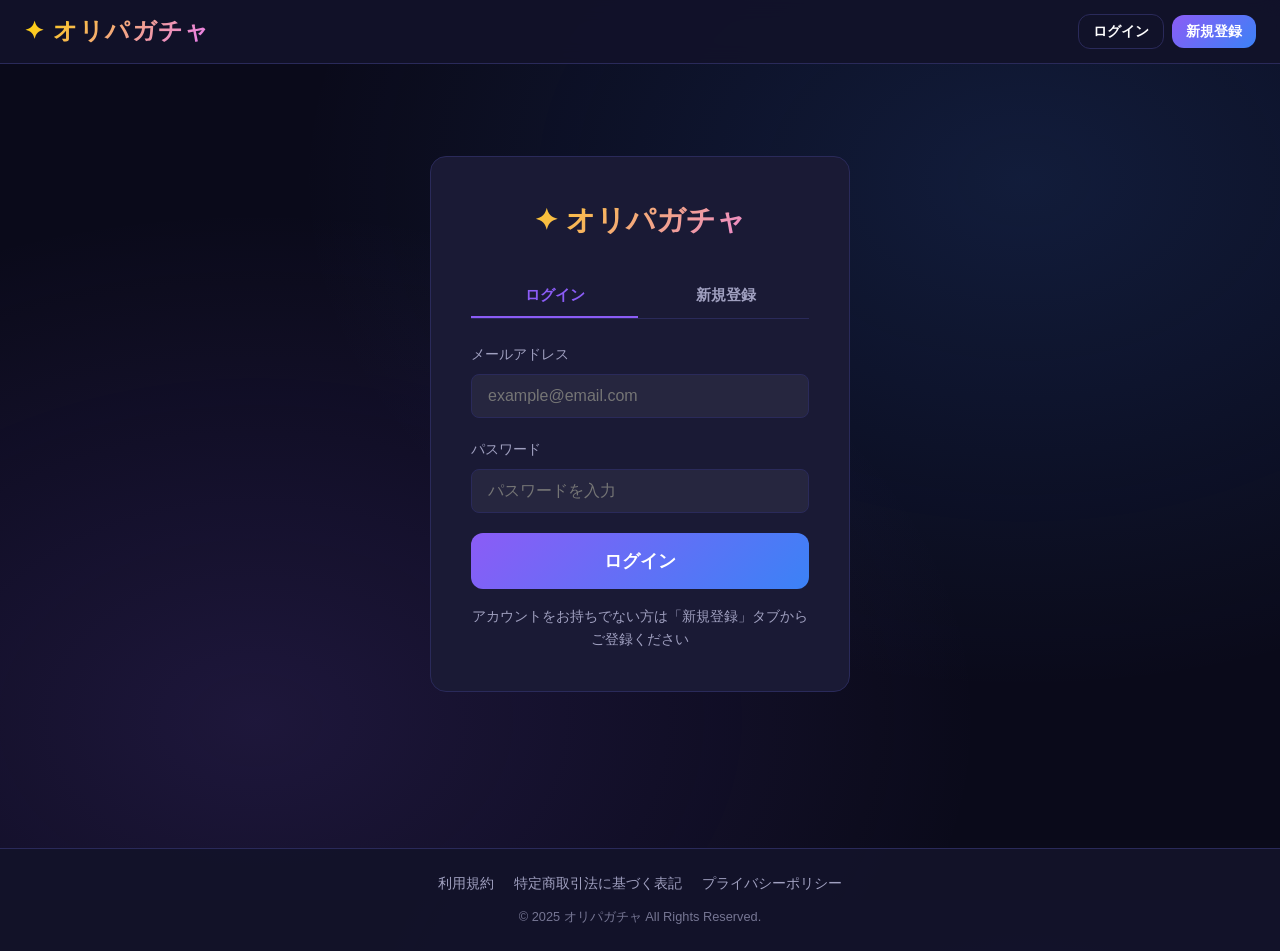
<file: frontend/admin.html>
﻿<!DOCTYPE html>
<html lang="ja">
<head>
  <meta charset="UTF-8">
  <meta name="viewport" content="width=device-width, initial-scale=1.0">
  <title>オリパガチャ - 管理画面</title>
  <link rel="stylesheet" href="/frontend/css/style.css">
</head>
<body>
  <!-- ナビゲーションバー -->
  <nav class="navbar">
    <a href="/frontend/index.html" class="navbar-brand">✦ オリパガチャ</a>
    <button class="hamburger" aria-label="メニューを開く" aria-expanded="false">
      <span></span>
      <span></span>
      <span></span>
    </button>
    <ul class="navbar-nav">
      <li><a href="/frontend/index.html">パック一覧</a></li>
      <li><a href="/frontend/gacha.html">ガチャ</a></li>
      <li><a href="/frontend/collection.html">カード管理</a></li>
      <li><a href="/frontend/history.html">履歴</a></li>
      <li style="display:none;"><a href="/frontend/exchange.html">交換所</a></li>
      <li><a href="/frontend/ranking.html">ランキング</a></li>
      <li><a href="/frontend/coins.html">コイン購入</a></li>
      <li id="nav-admin-link" class="hidden"><a href="/frontend/admin.html" class="active">管理</a></li>
    </ul>
    <div style="display: flex; align-items: center; gap: 12px;">
      <div class="coin-display hidden">
        <span id="coin-balance-display">0</span>コイン
      </div>
      <div id="nav-auth-area" style="display: flex; gap: 8px; align-items: center;"></div>
    </div>
  </nav>

  <div class="main-content">
    <div class="page-header fade-in">
      <h1>管理画面</h1>
      <p>パック・カード・ユーザーの管理</p>
    </div>

    <!-- 管理者アクセス方法の案内（管理者チェック前に表示、後でJSで隠す） -->
    <div id="admin-info-banner" style="
      background: rgba(255, 200, 0, 0.08);
      border: 1px solid rgba(255, 200, 0, 0.3);
      border-radius: 8px;
      padding: 16px 20px;
      margin-bottom: 24px;
      font-size: 0.9rem;
      color: var(--text-secondary);
      display: none;
    ">
      <strong style="color: var(--accent-gold);">管理者になる方法：</strong>
      <ol style="margin: 8px 0 0 16px; line-height: 1.7;">
        <li>サーバーの環境変数 <code>ADMIN_EMAIL</code> に管理者にしたいメールアドレスを設定する</li>
        <li>そのメールアドレスで新規登録すると自動的に管理者アカウントになる</li>
        <li>既存アカウントの場合はDBで <code>is_admin = 1</code> に変更するか、一度削除して再登録する</li>
      </ol>
    </div>

    <div id="admin-alert" class="alert"></div>

    <!-- タブナビゲーション -->
    <div class="tabs" style="margin-bottom: 32px;">
      <button class="tab-btn active" onclick="switchTab('users')">ユーザー管理</button>
      <button class="tab-btn" onclick="switchTab('packs')">パック管理</button>
      <button class="tab-btn" onclick="switchTab('cards')">カード管理</button>
      <button class="tab-btn" onclick="switchTab('shipping')">発送管理</button>
    </div>

    <!-- ===== ユーザー管理タブ ===== -->
    <div id="tab-users" class="tab-content">
      <div style="display: flex; justify-content: space-between; align-items: center; margin-bottom: 16px;">
        <h2 style="font-size: 1.2rem; font-weight: 700;">ユーザー一覧</h2>
        <button class="btn btn-primary" onclick="loadUsers()" style="padding: 8px 16px; font-size: 0.9rem;">更新</button>
      </div>
      <div id="users-table-wrap" class="admin-table-wrap">
        <div class="flex-center" style="padding: 40px;"><div class="spinner"></div></div>
      </div>
    </div>

    <!-- コイン付与モーダル -->
    <div id="grant-coin-modal" class="admin-modal hidden">
      <div class="admin-modal-inner">
        <h3 style="font-size: 1.1rem; font-weight: 700; margin-bottom: 16px;">コインを付与</h3>
        <p id="grant-target-name" style="color: var(--text-secondary); margin-bottom: 16px;"></p>
        <input type="number" id="grant-amount" class="form-input" placeholder="付与するコイン数" min="1" style="margin-bottom: 12px;">
        <input type="text" id="grant-desc" class="form-input" placeholder="説明（任意）" style="margin-bottom: 16px;">
        <div style="display: flex; gap: 8px;">
          <button class="btn btn-primary" onclick="submitGrantCoins()" style="flex:1;">付与する</button>
          <button class="btn btn-outline" onclick="closeGrantModal()" style="flex:1;">キャンセル</button>
        </div>
      </div>
    </div>

    <!-- ===== パック管理タブ ===== -->
    <div id="tab-packs" class="tab-content hidden">
      <div style="display: flex; justify-content: space-between; align-items: center; margin-bottom: 16px;">
        <h2 style="font-size: 1.2rem; font-weight: 700;">パック一覧</h2>
        <button class="btn btn-primary" onclick="openPackModal()" style="padding: 8px 16px; font-size: 0.9rem;">+ 新規追加</button>
      </div>
      <div id="packs-table-wrap" class="admin-table-wrap">
        <div class="flex-center" style="padding: 40px;"><div class="spinner"></div></div>
      </div>
    </div>

    <!-- パック編集モーダル -->
    <div id="pack-modal" class="admin-modal hidden">
      <div class="admin-modal-inner" style="max-width: 600px;">
        <h3 style="font-size: 1.1rem; font-weight: 700; margin-bottom: 16px;" id="pack-modal-title">パック追加</h3>
        <input type="hidden" id="pack-edit-id">
        <div class="form-group">
          <label class="form-label">パック名 *</label>
          <input type="text" id="pack-name" class="form-input" placeholder="例: スタンダードパック">
        </div>
        <div class="form-group">
          <label class="form-label">説明</label>
          <textarea id="pack-desc" class="form-input" rows="2" placeholder="パックの説明"></textarea>
        </div>
        <div class="form-group">
          <label class="form-label">必要コイン *</label>
          <input type="number" id="pack-price" class="form-input" placeholder="例: 100" min="1">
        </div>
        <div class="form-group">
          <label class="form-label">在庫数</label>
          <input type="number" id="pack-stock" class="form-input" placeholder="例: 100" min="0" max="100000">
        </div>
        <div class="form-group">
          <label class="form-label">最大在庫数</label>
          <input type="number" id="pack-max-stock" class="form-input" placeholder="例: 100（最大100000）" min="1" max="100000">
        </div>
        <div class="form-group">
          <label class="form-label">画像URL</label>
          <div style="display: flex; gap: 8px; align-items: center;">
            <input type="text" id="pack-image-url" class="form-input" placeholder="https://...">
            <button type="button" class="btn btn-outline" style="white-space:nowrap; padding: 8px 12px; font-size: 0.85rem;"
              onclick="openImageUpload('pack-image-url')">画像をアップロード</button>
          </div>
        </div>
        <div class="form-group" style="display: flex; align-items: center; gap: 8px;">
          <input type="checkbox" id="pack-is-active" checked style="width: auto;">
          <label for="pack-is-active" class="form-label" style="margin-bottom: 0;">公開中</label>
        </div>
        <!-- 各賞の口数設定（合計口数を重みとして使用） -->
        <div class="form-group">
          <label class="form-label">賞別口数設定</label>
          <div style="display: grid; grid-template-columns: 1fr 1fr; gap: 8px;">
            <div style="display: flex; align-items: center; gap: 6px;">
              <span style="color: var(--prize-a); font-weight: 700; min-width: 32px;">A賞</span>
              <input type="number" id="prob-a" class="form-input" placeholder="1" min="0" style="flex: 1;">
              <span style="font-size: 0.85rem; color: var(--text-secondary);">口</span>
            </div>
            <div style="display: flex; align-items: center; gap: 6px;">
              <span style="color: var(--prize-b); font-weight: 700; min-width: 32px;">B賞</span>
              <input type="number" id="prob-b" class="form-input" placeholder="4" min="0" style="flex: 1;">
              <span style="font-size: 0.85rem; color: var(--text-secondary);">口</span>
            </div>
            <div style="display: flex; align-items: center; gap: 6px;">
              <span style="color: var(--prize-c); font-weight: 700; min-width: 32px;">C賞</span>
              <input type="number" id="prob-c" class="form-input" placeholder="15" min="0" style="flex: 1;">
              <span style="font-size: 0.85rem; color: var(--text-secondary);">口</span>
            </div>
            <div style="display: flex; align-items: center; gap: 6px;">
              <span style="color: var(--prize-d); font-weight: 700; min-width: 32px;">D賞</span>
              <input type="number" id="prob-d" class="form-input" placeholder="30" min="0" style="flex: 1;">
              <span style="font-size: 0.85rem; color: var(--text-secondary);">口</span>
            </div>
            <div style="display: flex; align-items: center; gap: 6px;">
              <span style="color: var(--prize-e); font-weight: 700; min-width: 32px;">E賞</span>
              <input type="number" id="prob-e" class="form-input" placeholder="50" min="0" style="flex: 1;">
              <span style="font-size: 0.85rem; color: var(--text-secondary);">口</span>
            </div>
            <div style="display: flex; align-items: center; gap: 6px; align-self: end;">
              <span style="font-size: 0.85rem; color: var(--text-secondary);">合計:</span>
              <span id="prob-total" style="font-weight: 700; color: var(--text-primary);">0口</span>
            </div>
          </div>
          <p id="prob-warning" style="color: var(--error); font-size: 0.82rem; margin-top: 6px; display: none;">
            口数を入力してください（空欄の場合はデフォルト口数を使用）
          </p>
          <p style="font-size: 0.8rem; color: var(--text-secondary); margin-top: 4px;">
            例: A賞1口 / B賞4口 / C賞15口 / D賞30口 / E賞50口（デフォルト）。口数の比率で確率が決まります。
          </p>
        </div>

        <!-- 賞別カード一括追加セクション（パック編集時のみ表示） -->
        <div id="pack-cards-section" class="hidden">
          <div style="border-top: 1px solid var(--border-color); padding-top: 16px; margin-top: 8px;">
            <h4 style="font-size: 1rem; font-weight: 700; margin-bottom: 12px;">カードを賞ごとに追加</h4>
            <p style="font-size: 0.8rem; color: var(--text-secondary); margin-bottom: 12px;">
              保存後に各賞のカードをまとめて登録できます。確率はパック保存後に個別編集可能。
            </p>
            <!-- A賞〜E賞 各セクション（JSで動的生成） -->
            <div id="prize-cards-container"></div>
            <div id="pack-cards-save-status" style="font-size: 0.85rem; margin-top: 8px;"></div>
          </div>
        </div>

        <div style="display: flex; gap: 8px; margin-top: 16px;">
          <button class="btn btn-primary" onclick="submitPackForm()" style="flex:1;">保存</button>
          <button class="btn btn-outline" onclick="closePackModal()" style="flex:1;">キャンセル</button>
        </div>
      </div>
    </div>

    <!-- ===== カード管理タブ ===== -->
    <div id="tab-cards" class="tab-content hidden">
      <div style="display: flex; justify-content: space-between; align-items: center; margin-bottom: 16px; flex-wrap: wrap; gap: 8px;">
        <h2 style="font-size: 1.2rem; font-weight: 700;">カード一覧</h2>
        <div style="display: flex; gap: 8px; align-items: center; flex-wrap: wrap;">
          <select id="card-pack-filter" class="form-input" style="width: auto; padding: 8px 12px;" onchange="loadCards()">
            <option value="">全パック</option>
          </select>
          <button class="btn btn-primary" onclick="openCardModal()" style="padding: 8px 16px; font-size: 0.9rem;">+ 新規追加</button>
        </div>
      </div>
      <div id="cards-table-wrap" class="admin-table-wrap">
        <div class="flex-center" style="padding: 40px;"><div class="spinner"></div></div>
      </div>
    </div>

    <!-- カード編集モーダル -->
    <div id="card-modal" class="admin-modal hidden">
      <div class="admin-modal-inner" style="max-width: 500px;">
        <h3 style="font-size: 1.1rem; font-weight: 700; margin-bottom: 16px;" id="card-modal-title">カード追加</h3>
        <input type="hidden" id="card-edit-id">
        <div class="form-group">
          <label class="form-label">パック *</label>
          <select id="card-pack-id" class="form-input"></select>
        </div>
        <div class="form-group">
          <label class="form-label">カード名 *</label>
          <input type="text" id="card-name" class="form-input" placeholder="例: 神龍カイザー">
        </div>
        <div class="form-group">
          <label class="form-label">賞 *</label>
          <select id="card-rarity" class="form-input">
            <option value="E賞">E賞</option>
            <option value="D賞">D賞</option>
            <option value="C賞">C賞</option>
            <option value="B賞">B賞</option>
            <option value="A賞">A賞</option>
          </select>
        </div>
        <div class="form-group">
          <label class="form-label">口数 (整数) *</label>
          <input type="number" id="card-probability" class="form-input" placeholder="例: 5" step="1" min="0">
        </div>
        <div class="form-group">
          <label class="form-label">画像URL</label>
          <div style="display: flex; gap: 8px; align-items: center;">
            <input type="text" id="card-image-url" class="form-input" placeholder="https://...">
            <button type="button" class="btn btn-outline" style="white-space:nowrap; padding: 8px 12px; font-size: 0.85rem;"
              onclick="openImageUpload('card-image-url')">画像をアップロード</button>
          </div>
        </div>
        <div class="form-group">
          <label class="form-label">説明</label>
          <textarea id="card-description" class="form-input" rows="2" placeholder="カードの説明"></textarea>
        </div>
        <div class="form-group">
          <label class="form-label">変換コイン数（任意）</label>
          <input type="number" id="card-coin-value" class="form-input" min="1" max="9999999" placeholder="空欄=賞別デフォルト（E=10, D=30, C=100, B=300, A=1000）">
        </div>
        <div style="display: flex; gap: 8px; margin-top: 8px;">
          <button class="btn btn-primary" onclick="submitCardForm()" style="flex:1;">保存</button>
          <button class="btn btn-outline" onclick="closeCardModal()" style="flex:1;">キャンセル</button>
        </div>
      </div>
    </div>

    <!-- ===== 発送管理タブ ===== -->
    <div id="tab-shipping" class="tab-content hidden">
      <div style="display: flex; justify-content: space-between; align-items: center; margin-bottom: 16px; flex-wrap: wrap; gap: 8px;">
        <h2 style="font-size: 1.2rem; font-weight: 700;">発送申請一覧</h2>
        <div style="display: flex; gap: 8px; align-items: center; flex-wrap: wrap;">
          <select id="shipping-status-filter" class="form-input" style="width: auto; padding: 8px 12px;" onchange="loadShippingRequests()">
            <option value="">すべて</option>
            <option value="pending">発送待ち</option>
            <option value="shipped">発送済み</option>
            <option value="completed">完了</option>
          </select>
          <button class="btn btn-primary" onclick="loadShippingRequests()" style="padding: 8px 16px; font-size: 0.9rem;">更新</button>
        </div>
      </div>
      <div id="shipping-table-wrap" class="admin-table-wrap">
        <div class="flex-center" style="padding: 40px;"><div class="spinner"></div></div>
      </div>
    </div>

  </div>

  <!-- ===== 画像アップロード隠し input ===== -->
  <input type="file" id="image-upload-input" accept="image/jpeg,image/png,image/gif,image/webp" style="display:none;">

  <!-- ===== 画像アップロード中オーバーレイ ===== -->
  <div id="upload-overlay" style="
    display: none;
    position: fixed;
    inset: 0;
    z-index: 99999;
    background: rgba(0,0,0,0.7);
    align-items: center;
    justify-content: center;
    flex-direction: column;
    gap: 16px;
  ">
    <div class="spinner"></div>
    <p style="color: #fff; font-size: 1rem;">アップロード中...</p>
  </div>

  <!-- ===== ドラッグ&ドロップ領域オーバーレイ ===== -->
  <div id="drop-overlay" style="
    display: none;
    position: fixed;
    inset: 0;
    z-index: 99998;
    background: rgba(249,217,35,0.08);
    border: 3px dashed #f9d923;
    align-items: center;
    justify-content: center;
    pointer-events: none;
  ">
    <p style="color: #f9d923; font-size: 1.5rem; font-weight: 700; text-shadow: 0 2px 8px rgba(0,0,0,0.8);">
      ここにドロップして画像をアップロード
    </p>
  </div>

  <script src="/frontend/js/app.js"></script>
  <script src="/frontend/js/admin.js"></script>
</body>
</html>
</file>
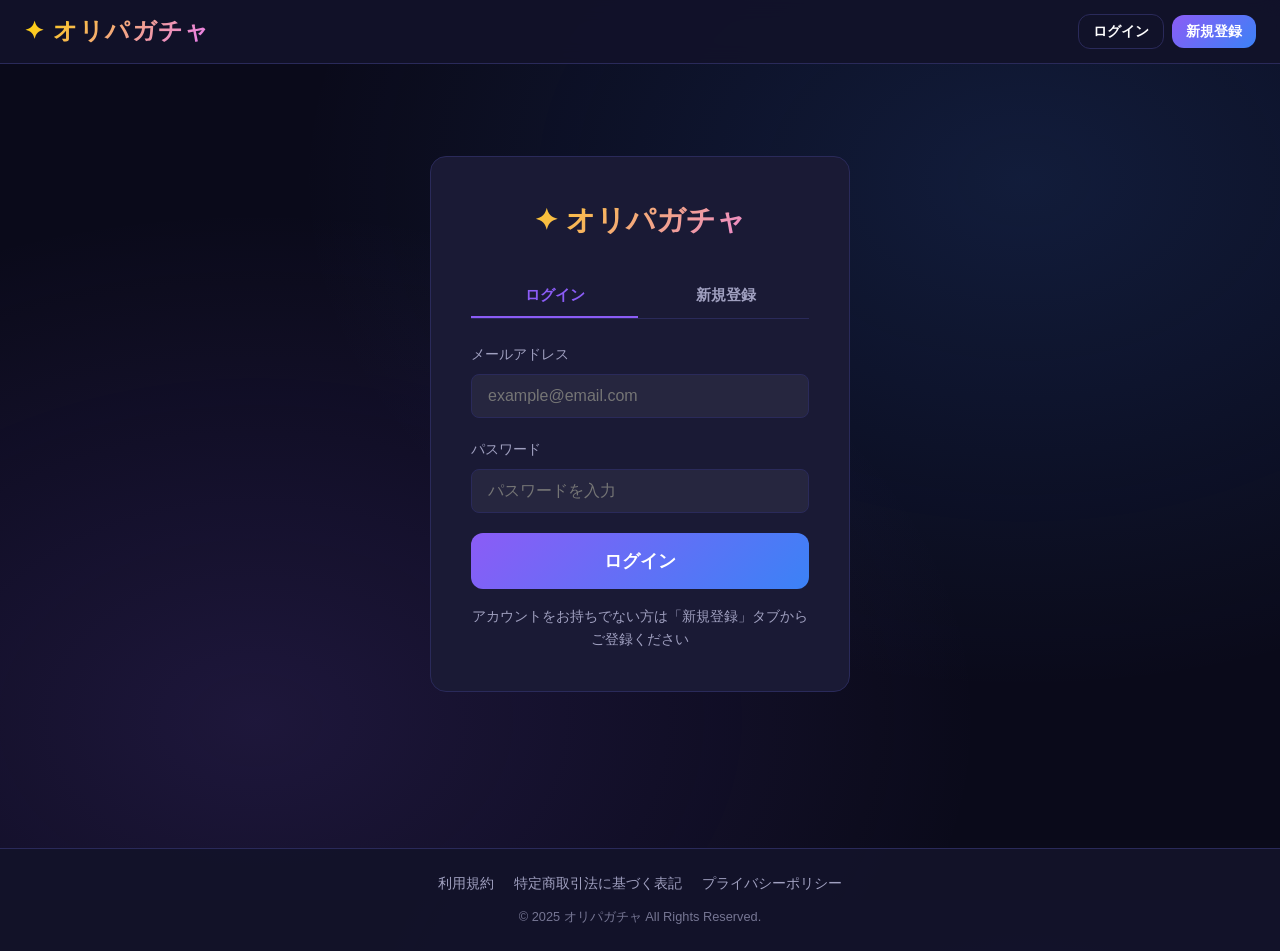
<file: frontend/coins.html>
﻿<!DOCTYPE html>
<html lang="ja">
<head>
  <meta charset="UTF-8">
  <meta name="viewport" content="width=device-width, initial-scale=1.0">
  <title>オリパガチャ - コイン購入</title>
  <link rel="stylesheet" href="/frontend/css/style.css">
</head>
<body>
  <!-- ナビゲーションバー -->
  <nav class="navbar">
    <a href="/frontend/index.html" class="navbar-brand">✦ オリパガチャ</a>
    <button class="hamburger" aria-label="メニューを開く" aria-expanded="false">
      <span></span>
      <span></span>
      <span></span>
    </button>
    <ul class="navbar-nav">
      <li><a href="/frontend/index.html">パック一覧</a></li>
      <li><a href="/frontend/gacha.html">ガチャ</a></li>
      <li><a href="/frontend/collection.html">カード管理</a></li>
      <li><a href="/frontend/history.html">履歴</a></li>
      <li style="display:none;"><a href="/frontend/exchange.html">交換所</a></li>
      <li><a href="/frontend/ranking.html">ランキング</a></li>
      <li><a href="/frontend/coins.html" class="active">コイン購入</a></li>
      <li id="nav-admin-link" class="hidden"><a href="/frontend/admin.html">管理</a></li>
    </ul>
    <div style="display: flex; align-items: center; gap: 12px;">
      <div class="coin-display hidden">
        <span id="coin-balance-display">0</span>コイン
      </div>
      <div id="nav-auth-area" style="display: flex; gap: 8px; align-items: center;"></div>
    </div>
  </nav>

  <div class="main-content">
    <div class="page-header fade-in">
      <h1>コイン購入</h1>
      <p>コインを購入してガチャを楽しもう</p>
    </div>

    <!-- アラート -->
    <div id="coin-alert" class="alert" style="max-width: 700px; margin: 0 auto 24px;"></div>

    <!-- 現在の残高 -->
    <div style="
      text-align: center;
      background: var(--bg-panel);
      border: 1px solid var(--border-color);
      border-radius: var(--radius);
      padding: 24px;
      margin-bottom: 40px;
      max-width: 400px;
      margin-left: auto;
      margin-right: auto;
    " class="fade-in">
      <p style="color: var(--text-secondary); margin-bottom: 8px;">現在のコイン残高</p>
      <p id="current-balance" style="font-size: 2.5rem; font-weight: 800; color: var(--accent-gold);">
        <span class="spinner" style="width: 24px; height: 24px; display: inline-block;"></span>
      </p>
    </div>

    <!-- コインパック選択 -->
    <div style="max-width: 800px; margin: 0 auto;">
      <h2 style="font-size: 1.3rem; font-weight: 700; margin-bottom: 20px; text-align: center;">
        コインパックを選択
      </h2>

      <div id="coin-pack-grid" class="coin-pack-grid">
        <div class="flex-center" style="grid-column: 1 / -1; padding: 40px;">
          <div class="spinner"></div>
        </div>
      </div>

      <!-- 購入ボタン -->
      <div style="text-align: center; margin-top: 32px;">
        <button
          id="purchase-btn"
          class="btn btn-gold btn-lg"
          disabled
          style="min-width: 280px;"
        >
          コインパックを選択してください
        </button>
        <p style="color: var(--text-secondary); font-size: 0.85rem; margin-top: 12px;">
          Stripe Checkoutに移動して安全に決済できます
        </p>
      </div>

      <!-- Stripe安全バッジ -->
      <div style="
        display: flex; align-items: center; justify-content: center; gap: 8px;
        margin-top: 24px; color: var(--text-secondary); font-size: 0.8rem;
      ">
        <svg width="20" height="20" viewBox="0 0 24 24" fill="none" stroke="currentColor" stroke-width="2">
          <path d="M12 22s8-4 8-10V5l-8-3-8 3v7c0 6 8 10 8 10z"/>
        </svg>
        SSL暗号化による安全な決済 | Stripe
      </div>
    </div>

    <!-- コイン取引履歴 -->
    <div style="max-width: 700px; margin: 56px auto 0;">
      <h2 style="font-size: 1.3rem; font-weight: 700; margin-bottom: 20px;">
        コイン取引履歴
      </h2>
      <div id="transaction-history">
        <div class="flex-center" style="padding: 40px;">
          <div class="spinner"></div>
        </div>
      </div>
    </div>

  </div>

  <script src="/frontend/js/app.js"></script>
  <script src="/frontend/js/coins.js"></script>
</body>
</html>
</file>
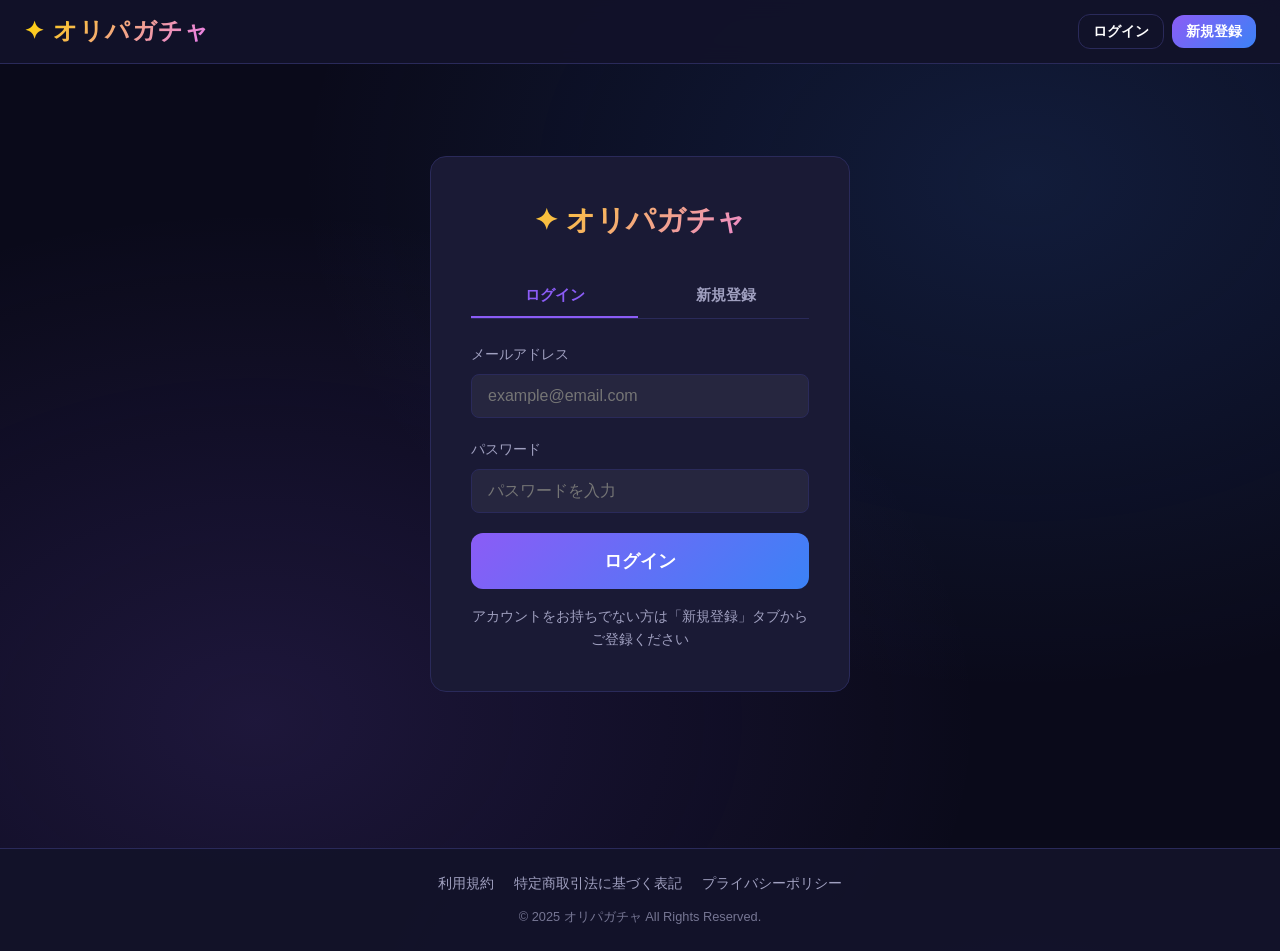
<file: frontend/collection.html>
<!DOCTYPE html>
<html lang="ja">
<head>
  <meta charset="UTF-8">
  <meta name="viewport" content="width=device-width, initial-scale=1.0">
  <title>オリパガチャ - カード管理</title>
  <link rel="stylesheet" href="/frontend/css/style.css">
  <style>
    /* ===== チェックボックスのカスタムスタイル ===== */
    .card-checkbox-wrap {
      position: absolute;
      top: 8px;
      left: 8px;
      z-index: 10;
    }
    .card-checkbox {
      /* ブラウザデフォルトのチェックボックスを非表示 */
      appearance: none;
      -webkit-appearance: none;
      width: 20px;
      height: 20px;
      border: 2px solid rgba(255, 255, 255, 0.4);
      border-radius: 4px;
      background: rgba(0, 0, 0, 0.5);
      cursor: pointer;
      display: block;
      position: relative;
      transition: border-color 0.2s, background 0.2s;
    }
    .card-checkbox:checked {
      border-color: #f9d923;
      background: rgba(249, 217, 35, 0.25);
    }
    /* チェックマーク */
    .card-checkbox:checked::after {
      content: '';
      display: block;
      width: 5px;
      height: 9px;
      border: 2px solid #f9d923;
      border-top: none;
      border-left: none;
      transform: rotate(45deg);
      position: absolute;
      top: 2px;
      left: 5px;
    }

    /* ===== 選択状態のカードスタイル ===== */
    .collection-card {
      position: relative;
      transition: border-color 0.2s, background 0.2s, box-shadow 0.2s;
    }
    .collection-card.card-selected {
      border-color: #f9d923 !important;
      background: rgba(249, 217, 35, 0.08) !important;
      box-shadow: 0 0 0 2px rgba(249, 217, 35, 0.4), 0 4px 16px rgba(249, 217, 35, 0.15) !important;
    }

    /* ===== 一括操作バー ===== */
    .bulk-action-bar {
      display: flex;
      align-items: center;
      flex-wrap: wrap;
      gap: 8px;
      padding: 10px 16px;
      background: var(--card-bg, #1e1b2e);
      border: 1px solid var(--border-color, #3a3a5c);
      border-radius: 10px;
      margin-bottom: 16px;
    }
    .bulk-action-bar .bulk-count {
      font-size: 0.9rem;
      color: var(--text-secondary, #a0aec0);
      margin-right: auto;
    }
    .bulk-action-bar .bulk-count span {
      color: #f9d923;
      font-weight: 700;
    }
  </style>
</head>
<body>
  <!-- ナビゲーションバー -->
  <nav class="navbar">
    <a href="/frontend/index.html" class="navbar-brand">✦ オリパガチャ</a>
    <button class="hamburger" aria-label="メニューを開く" aria-expanded="false">
      <span></span>
      <span></span>
      <span></span>
    </button>
    <ul class="navbar-nav">
      <li><a href="/frontend/index.html">パック一覧</a></li>
      <li><a href="/frontend/gacha.html">ガチャ</a></li>
      <li><a href="/frontend/collection.html" class="active">カード管理</a></li>
      <li><a href="/frontend/history.html">履歴</a></li>
      <li><a href="/frontend/ranking.html">ランキング</a></li>
      <li><a href="/frontend/coins.html">コイン購入</a></li>
      <li id="nav-admin-link" class="hidden"><a href="/frontend/admin.html">管理</a></li>
    </ul>
    <div style="display: flex; align-items: center; gap: 12px;">
      <div class="coin-display hidden">
        <span id="coin-balance-display">0</span>コイン
      </div>
      <div id="nav-auth-area" style="display: flex; gap: 8px; align-items: center;"></div>
    </div>
  </nav>

  <div class="main-content">
    <div class="page-header fade-in">
      <h1>カード管理</h1>
      <p>所持カードのコイン変換・発送申請ができます</p>
    </div>

    <!-- 統計バー -->
    <div id="collection-stats" class="collection-stats fade-in">
      <div class="flex-center" style="padding: 20px;"><div class="spinner"></div></div>
    </div>

    <!-- フィルターバー -->
    <div class="collection-filter fade-in">
      <button class="filter-btn active" onclick="filterCollection('')" data-rarity="">すべて</button>
      <button class="filter-btn" onclick="filterCollection('A賞')" data-rarity="A賞">A賞</button>
      <button class="filter-btn" onclick="filterCollection('B賞')" data-rarity="B賞">B賞</button>
      <button class="filter-btn" onclick="filterCollection('C賞')" data-rarity="C賞">C賞</button>
      <button class="filter-btn" onclick="filterCollection('D賞')" data-rarity="D賞">D賞</button>
      <button class="filter-btn" onclick="filterCollection('E賞')" data-rarity="E賞">E賞</button>
    </div>

    <!-- 一括操作バー -->
    <div class="bulk-action-bar fade-in">
      <p class="bulk-count"><span id="selected-count">0</span> 枚選択中</p>
      <button class="btn btn-outline" style="padding: 6px 14px; font-size: 0.85rem;" onclick="selectAllCards()">全選択</button>
      <button class="btn btn-outline" style="padding: 6px 14px; font-size: 0.85rem;" onclick="deselectAllCards()">全解除</button>
      <button class="btn btn-primary" style="padding: 6px 14px; font-size: 0.85rem;" onclick="bulkConvertSelected()">選択をコイン変換</button>
      <button class="btn btn-outline" style="padding: 6px 14px; font-size: 0.85rem;" onclick="bulkShipSelected()">選択を発送申請</button>
      <button class="btn btn-primary" style="padding: 6px 14px; font-size: 0.85rem; background: rgba(249,217,35,0.15); color: #f9d923; border-color: #f9d923;" onclick="bulkConvertAll()">全てコイン変換</button>
      <button class="btn btn-outline" style="padding: 6px 14px; font-size: 0.85rem; color: #34d399; border-color: #34d399;" onclick="bulkShipAll()">全て発送申請</button>
    </div>

    <!-- カードグリッド -->
    <div id="collection-grid" class="collection-grid">
      <div class="flex-center" style="grid-column: 1 / -1; padding: 60px;">
        <div class="spinner"></div>
      </div>
    </div>
  </div>

  <!-- ===== コイン変換確認モーダル（単体） ===== -->
  <div id="convert-modal" style="
    display: none;
    position: fixed;
    inset: 0;
    z-index: 9000;
    background: rgba(0,0,0,0.75);
    align-items: center;
    justify-content: center;
    padding: 16px;
  ">
    <div style="
      background: var(--card-bg, #1e1b2e);
      border: 1px solid var(--border-color, #3a3a5c);
      border-radius: 12px;
      padding: 32px 28px;
      max-width: 420px;
      width: 100%;
      box-shadow: 0 16px 48px rgba(0,0,0,0.5);
    ">
      <h2 style="font-size: 1.2rem; font-weight: 700; margin: 0 0 12px; color: var(--accent-gold, #f9d923);">コインに変換</h2>
      <p id="convert-modal-text" style="color: var(--text-secondary, #a0aec0); font-size: 0.95rem; line-height: 1.6; margin-bottom: 16px;"></p>
      <div style="display: flex; align-items: center; gap: 10px; margin-bottom: 20px;">
        <label style="font-size: 0.9rem; color: var(--text-secondary, #a0aec0); white-space: nowrap;">変換枚数 <span style="color: var(--text-muted, #666);">(最大 <span id="convert-max-count">1</span> 枚)</span></label>
        <input type="number" id="convert-count-input" min="1" value="1"
          style="width: 80px; padding: 6px 10px; border-radius: 6px; border: 1px solid var(--border-color, #3a3a5c); background: var(--bg-secondary, #0f0d1e); color: #fff; font-size: 0.95rem; text-align: center;">
        <button onclick="document.getElementById('convert-count-input').value=document.getElementById('convert-count-input').max" class="btn btn-outline" style="padding: 5px 10px; font-size: 0.8rem;">MAX</button>
      </div>
      <div style="display: flex; gap: 12px;">
        <button onclick="submitConvert()" class="btn btn-primary" style="flex: 1; padding: 12px;">変換する</button>
        <button onclick="closeConvertModal()" class="btn btn-outline" style="flex: 1; padding: 12px;">キャンセル</button>
      </div>
    </div>
  </div>

  <!-- ===== 一括コイン変換確認モーダル ===== -->
  <div id="bulk-convert-modal" style="
    display: none;
    position: fixed;
    inset: 0;
    z-index: 9000;
    background: rgba(0,0,0,0.75);
    align-items: center;
    justify-content: center;
    padding: 16px;
  ">
    <div style="
      background: var(--card-bg, #1e1b2e);
      border: 1px solid rgba(249,217,35,0.4);
      border-radius: 12px;
      padding: 32px 28px;
      max-width: 420px;
      width: 100%;
      box-shadow: 0 16px 48px rgba(0,0,0,0.5);
    ">
      <h2 style="font-size: 1.2rem; font-weight: 700; margin: 0 0 12px; color: #f9d923;">一括コイン変換</h2>
      <p id="bulk-convert-modal-text" style="color: var(--text-secondary, #a0aec0); font-size: 0.95rem; line-height: 1.6; margin-bottom: 24px;"></p>
      <div style="display: flex; gap: 12px;">
        <button onclick="submitBulkConvert()" class="btn btn-primary" style="flex: 1; padding: 12px;">変換する</button>
        <button onclick="closeBulkConvertModal()" class="btn btn-outline" style="flex: 1; padding: 12px;">キャンセル</button>
      </div>
    </div>
  </div>

  <!-- ===== 発送申請モーダル（単体・一括共用） ===== -->
  <div id="ship-modal" style="
    display: none;
    position: fixed;
    inset: 0;
    z-index: 9000;
    background: rgba(0,0,0,0.75);
    align-items: center;
    justify-content: center;
    padding: 16px;
    overflow-y: auto;
  ">
    <div style="
      background: var(--card-bg, #1e1b2e);
      border: 1px solid var(--border-color, #3a3a5c);
      border-radius: 12px;
      padding: 28px 24px;
      max-width: 500px;
      width: 100%;
      box-shadow: 0 16px 48px rgba(0,0,0,0.5);
      margin: auto;
    ">
      <h2 style="font-size: 1.2rem; font-weight: 700; margin: 0 0 6px;">発送申請</h2>
      <p id="ship-modal-card-name" style="color: var(--text-secondary, #a0aec0); font-size: 0.9rem; margin-bottom: 12px;"></p>

      <!-- 単体申請時の枚数入力（一括時は非表示） -->
      <div id="ship-count-wrap" class="form-group" style="margin-bottom: 14px;">
        <label class="form-label">発送枚数 <span style="color: var(--text-muted, #666); font-size: 0.8rem;">(最大 <span id="ship-max-count">1</span> 枚)</span></label>
        <div style="display: flex; align-items: center; gap: 8px;">
          <input type="number" id="ship-count-input" min="1" value="1"
            style="width: 80px; padding: 6px 10px; border-radius: 6px; border: 1px solid var(--border-color, #3a3a5c); background: var(--bg-secondary, #0f0d1e); color: #fff; font-size: 0.95rem; text-align: center;">
          <button onclick="document.getElementById('ship-count-input').value=document.getElementById('ship-count-input').max" class="btn btn-outline" style="padding: 5px 10px; font-size: 0.8rem;">MAX</button>
        </div>
      </div>

      <div id="ship-modal-alert" class="alert" style="margin-bottom: 12px;"></div>

      <!-- 住所フォーム -->
      <div class="form-group">
        <label class="form-label">氏名 *</label>
        <input type="text" id="ship-name" class="form-input" placeholder="山田 太郎">
      </div>
      <div class="form-group">
        <label class="form-label">郵便番号 *</label>
        <input type="text" id="ship-postal" class="form-input" placeholder="123-4567">
      </div>
      <div class="form-group">
        <label class="form-label">都道府県 *</label>
        <select id="ship-prefecture" class="form-input">
          <option value="">選択してください</option>
          <option>北海道</option><option>青森県</option><option>岩手県</option><option>宮城県</option>
          <option>秋田県</option><option>山形県</option><option>福島県</option><option>茨城県</option>
          <option>栃木県</option><option>群馬県</option><option>埼玉県</option><option>千葉県</option>
          <option>東京都</option><option>神奈川県</option><option>新潟県</option><option>富山県</option>
          <option>石川県</option><option>福井県</option><option>山梨県</option><option>長野県</option>
          <option>岐阜県</option><option>静岡県</option><option>愛知県</option><option>三重県</option>
          <option>滋賀県</option><option>京都府</option><option>大阪府</option><option>兵庫県</option>
          <option>奈良県</option><option>和歌山県</option><option>鳥取県</option><option>島根県</option>
          <option>岡山県</option><option>広島県</option><option>山口県</option><option>徳島県</option>
          <option>香川県</option><option>愛媛県</option><option>高知県</option><option>福岡県</option>
          <option>佐賀県</option><option>長崎県</option><option>熊本県</option><option>大分県</option>
          <option>宮崎県</option><option>鹿児島県</option><option>沖縄県</option>
        </select>
      </div>
      <div class="form-group">
        <label class="form-label">市区町村 *</label>
        <input type="text" id="ship-city" class="form-input" placeholder="渋谷区">
      </div>
      <div class="form-group">
        <label class="form-label">番地 *</label>
        <input type="text" id="ship-address" class="form-input" placeholder="1-2-3">
      </div>
      <div class="form-group">
        <label class="form-label">建物名（任意）</label>
        <input type="text" id="ship-building" class="form-input" placeholder="○○マンション 101号室">
      </div>
      <div class="form-group">
        <label class="form-label">電話番号 *</label>
        <input type="tel" id="ship-phone" class="form-input" placeholder="090-1234-5678">
      </div>

      <div style="display: flex; gap: 12px; margin-top: 8px;">
        <button onclick="submitShipRequest()" class="btn btn-primary" style="flex: 1; padding: 12px;">申請する</button>
        <button onclick="closeShipModal()" class="btn btn-outline" style="flex: 1; padding: 12px;">キャンセル</button>
      </div>
    </div>
  </div>

  <script src="/frontend/js/app.js"></script>
  <script src="/frontend/js/collection.js"></script>
</body>
</html>
</file>
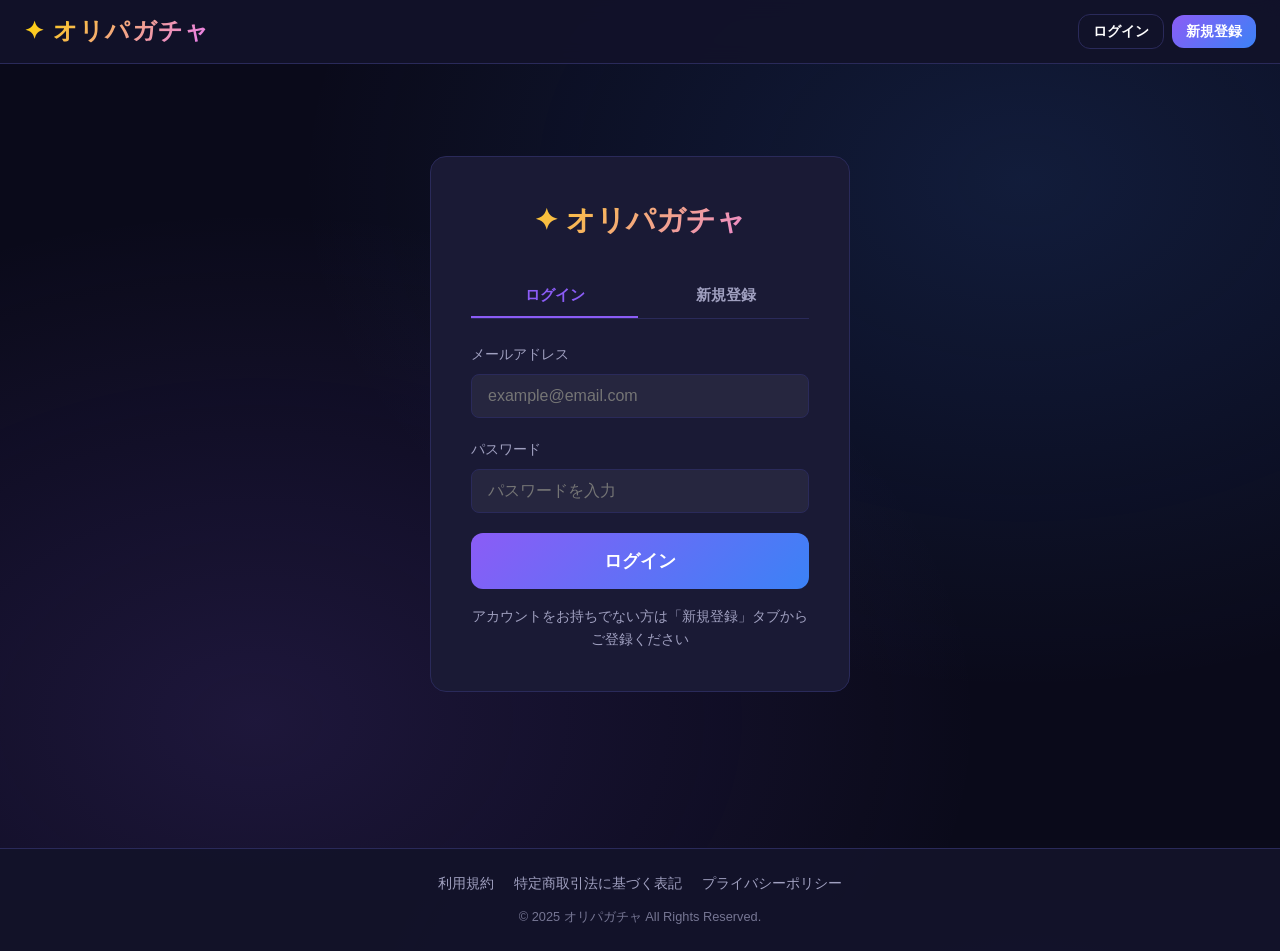
<file: frontend/gacha.html>
<!DOCTYPE html>
<html lang="ja">
<head>
  <meta charset="UTF-8">
  <meta name="viewport" content="width=device-width, initial-scale=1.0">
  <title>オリパガチャ - ガチャを引く</title>
  <link rel="stylesheet" href="/frontend/css/style.css">
</head>
<body>
  <!-- ナビゲーションバー -->
  <nav class="navbar">
    <a href="/frontend/index.html" class="navbar-brand">✦ オリパガチャ</a>
    <button class="hamburger" aria-label="メニューを開く" aria-expanded="false">
      <span></span>
      <span></span>
      <span></span>
    </button>
    <ul class="navbar-nav">
      <li><a href="/frontend/index.html">パック一覧</a></li>
      <li><a href="/frontend/gacha.html" class="active">ガチャ</a></li>
      <li><a href="/frontend/collection.html">カード管理</a></li>
      <li><a href="/frontend/history.html">履歴</a></li>
      <li style="display:none;"><a href="/frontend/exchange.html">交換所</a></li>
      <li><a href="/frontend/ranking.html">ランキング</a></li>
      <li><a href="/frontend/coins.html">コイン購入</a></li>
      <li id="nav-admin-link" class="hidden"><a href="/frontend/admin.html">管理</a></li>
    </ul>
    <div style="display: flex; align-items: center; gap: 12px;">
      <div class="coin-display hidden">
        <span id="coin-balance-display">0</span>コイン
      </div>
      <div id="nav-auth-area" style="display: flex; gap: 8px; align-items: center;"></div>
    </div>
  </nav>

  <div class="main-content">
    <div class="page-header">
      <h1>ガチャを引く</h1>
      <p>パックを選んでガチャを実行しよう</p>
    </div>

    <!-- アラート -->
    <div id="gacha-alert" class="alert" style="max-width: 800px; margin: 0 auto 24px;"></div>

    <!-- パック選択グリッド（初期表示） -->
    <section id="pack-list-section">
      <div id="pack-selector-area" class="pack-grid">
        <div class="flex-center" style="grid-column: 1 / -1; padding: 40px;">
          <div class="spinner"></div>
        </div>
      </div>
    </section>

    <!-- パック詳細ページ（パック選択後に表示） -->
    <section id="pack-detail-section" class="hidden">
      <div class="pack-detail-layout">

        <!-- 上部: バナー画像 -->
        <div class="pack-detail-banner" id="pack-detail-banner">
          <div id="pack-banner-img-wrap" class="pack-banner-img-wrap">
            <!-- JSで画像 or グラデーション背景を挿入 -->
          </div>
          <div class="pack-banner-overlay">
            <h2 id="pack-detail-name" class="pack-detail-name"></h2>
          </div>
          <!-- 戻るボタン -->
          <button class="pack-detail-back-btn" onclick="showPackList()">← 一覧に戻る</button>
        </div>

        <!-- 中部: 賞ごとのカード一覧 -->
        <div class="pack-detail-prizes" id="pack-detail-prizes">
          <!-- JSで賞セクションを生成 -->
        </div>

        <!-- 下部: ガチャ実行ボタン -->
        <div class="pack-detail-actions" id="pack-detail-actions">
          <div class="pack-detail-meta">
            <span id="pack-detail-price" class="price-tag"></span>
            <span id="pack-detail-stock" class="pack-detail-stock-label"></span>
          </div>
          <div class="pack-detail-stock-bar">
            <div class="stock-bar-track">
              <div class="stock-bar-fill" id="pack-detail-stock-fill" style="width: 0%"></div>
            </div>
          </div>
          <p id="gacha-detail-alert" style="display:none; color: var(--error); font-size: 0.9rem; text-align:center;"></p>

          <!-- 1回引きボタン -->
          <button
            id="gacha-btn"
            class="btn btn-gold btn-lg"
            disabled
            style="width: 100%; font-size: 1.2rem; padding: 20px;"
            data-count="1"
          >
            パックを選択してください
          </button>

          <!-- 10回引き / 100回引きボタン -->
          <div id="multi-draw-btns" style="display: flex; width: 100%; gap: 12px; flex-direction: column; margin-top: 8px;">
            <button
              id="gacha-btn-10"
              class="btn btn-primary btn-lg"
              style="width: 100%; font-size: 1rem; padding: 16px;"
              data-count="10"
              onclick="executeGachaMulti(10)"
            >
              10回引く
            </button>
            <button
              id="gacha-btn-100"
              class="btn btn-outline btn-lg"
              style="width: 100%; font-size: 1rem; padding: 16px; border-color: var(--accent-gold); color: var(--accent-gold);"
              data-count="100"
              onclick="executeGachaMulti(100)"
            >
              100回引く
            </button>
          </div>

          <p style="color: var(--text-secondary); font-size: 0.85rem; text-align: center;">
            1回につき設定コインを消費します。
          </p>
          <a href="/frontend/coins.html" style="color: var(--accent-purple); font-size: 0.9rem; text-decoration: none;">
            コインが不足していますか？ →購入する
          </a>
        </div>

      </div><!-- /.pack-detail-layout -->

      <!-- ガチャ履歴 -->
      <section style="width: 100%; max-width: 800px; margin: 40px auto 0;">
        <h2 style="font-size: 1.2rem; font-weight: 700; margin-bottom: 16px; color: var(--text-secondary);">
          最近の結果
        </h2>
        <div id="gacha-history">
          <div class="flex-center" style="padding: 24px;">
            <div class="spinner"></div>
          </div>
        </div>
      </section>
    </section>
  </div>

  <!-- ガチャ開封ステージ（全画面オーバーレイ） -->
  <div id="gacha-stage" class="gacha-stage">
    <!-- JSで動的にカードと演出を挿入する -->
  </div>

  <script src="/frontend/js/app.js"></script>
  <script src="/frontend/js/gacha.js"></script>
  <script>
    // URLパラメータでパックが指定されていれば自動選択 + autocount があれば即実行する
    document.addEventListener('DOMContentLoaded', () => {
      const params = new URLSearchParams(window.location.search);
      const packId = params.get('pack');
      // autocount: トップページの「直接引く」ボタンから遷移した場合に設定される（1/10/100）
      const autoCount = params.get('autocount') ? parseInt(params.get('autocount'), 10) : null;

      if (packId) {
        // パック読み込み後に自動選択
        const checkInterval = setInterval(() => {
          const packCard = document.querySelector(`.pack-card[data-pack-id="${packId}"]`);
          if (packCard) {
            clearInterval(checkInterval);
            selectPack(parseInt(packId), packCard);

            // autocountが指定されている場合は自動でガチャを実行する
            if (autoCount) {
              setTimeout(() => {
                if (autoCount === 1) {
                  executeGacha(1);
                } else {
                  executeGachaMulti(autoCount);
                }
              }, 300);
            }
          }
        }, 200);
        // 5秒で諦める
        setTimeout(() => clearInterval(checkInterval), 5000);
      }
    });
  </script>
</body>
</html>
</file>
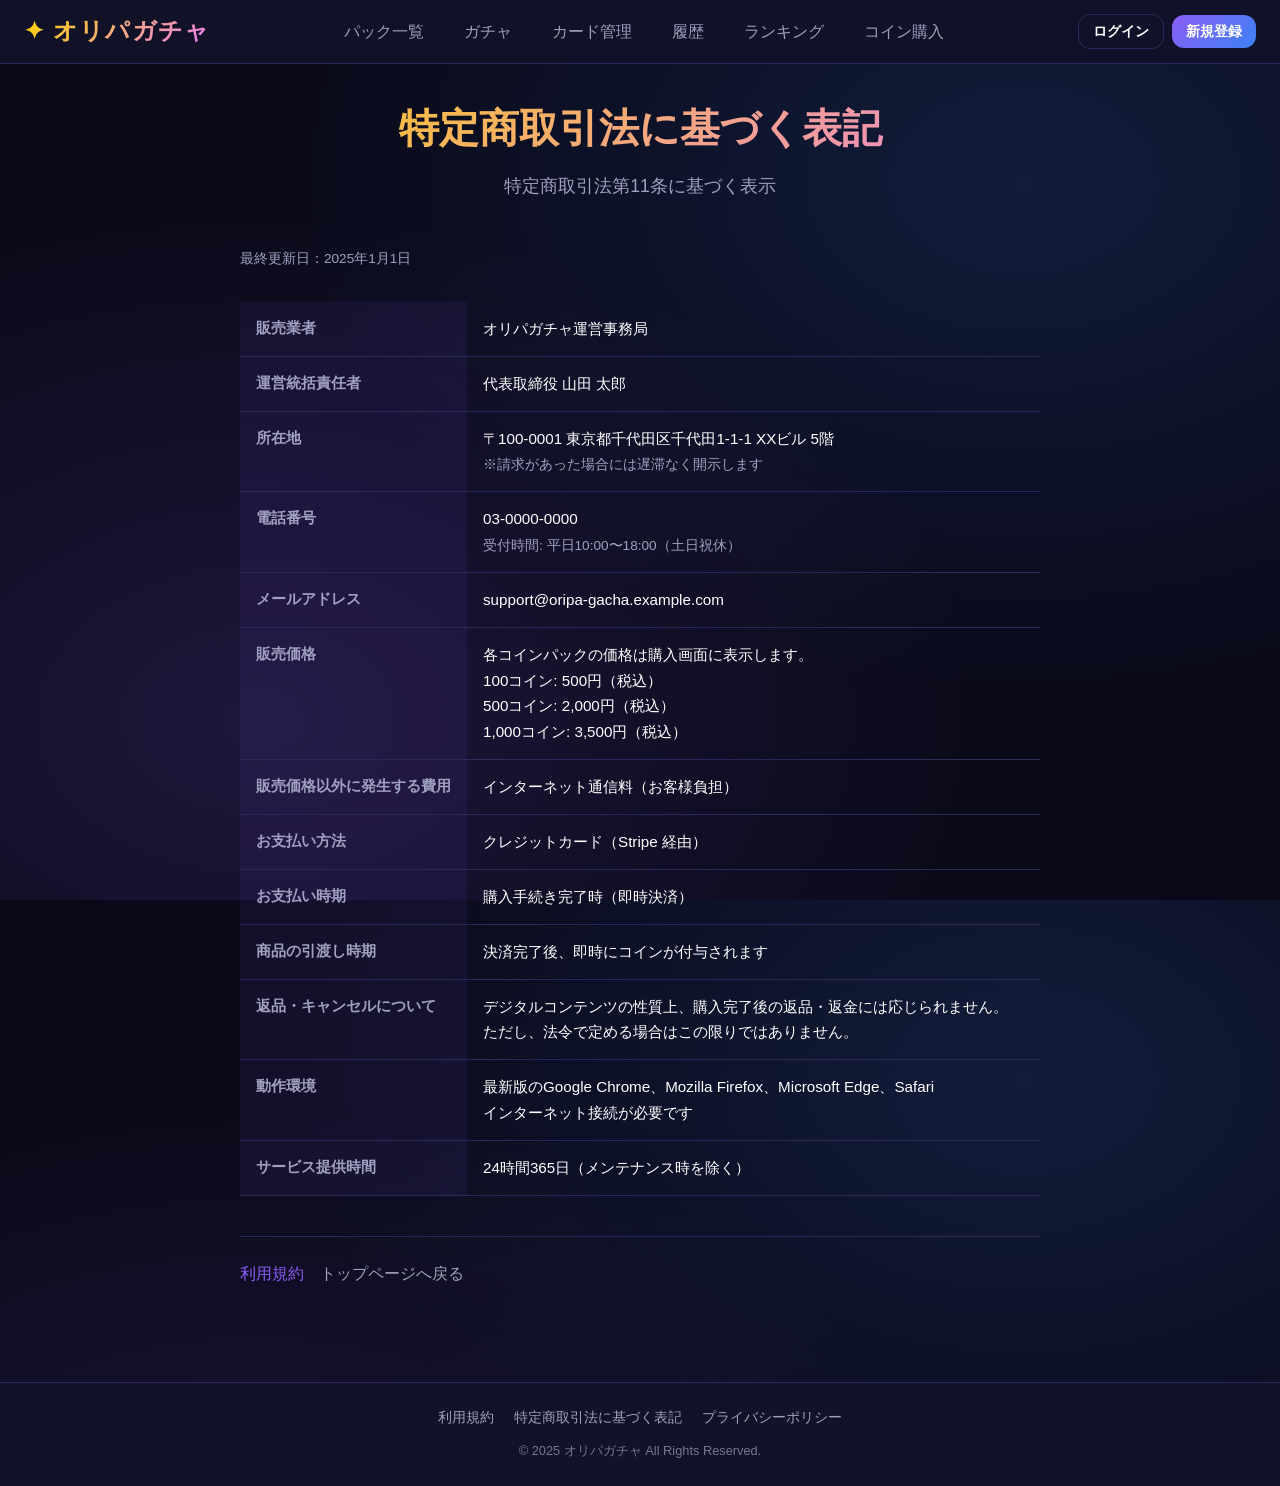
<file: frontend/legal.html>
﻿<!DOCTYPE html>
<html lang="ja">
<head>
  <meta charset="UTF-8">
  <meta name="viewport" content="width=device-width, initial-scale=1.0">
  <title>オリパガチャ - 特定商取引法に基づく表記</title>
  <link rel="stylesheet" href="/frontend/css/style.css">
</head>
<body>
  <!-- ナビゲーションバー -->
  <nav class="navbar">
    <a href="/frontend/index.html" class="navbar-brand">✦ オリパガチャ</a>
    <button class="hamburger" aria-label="メニューを開く" aria-expanded="false">
      <span></span>
      <span></span>
      <span></span>
    </button>
    <ul class="navbar-nav">
      <li><a href="/frontend/index.html">パック一覧</a></li>
      <li><a href="/frontend/gacha.html">ガチャ</a></li>
      <li><a href="/frontend/collection.html">カード管理</a></li>
      <li><a href="/frontend/history.html">履歴</a></li>
      <li style="display:none;"><a href="/frontend/exchange.html">交換所</a></li>
      <li><a href="/frontend/ranking.html">ランキング</a></li>
      <li><a href="/frontend/coins.html">コイン購入</a></li>
      <li id="nav-admin-link" class="hidden"><a href="/frontend/admin.html">管理</a></li>
    </ul>
    <div style="display: flex; align-items: center; gap: 12px;">
      <div class="coin-display hidden">
        <span id="coin-balance-display">0</span>コイン
      </div>
      <div id="nav-auth-area" style="display: flex; gap: 8px; align-items: center;"></div>
    </div>
  </nav>

  <div class="main-content">
    <div class="page-header fade-in">
      <h1>特定商取引法に基づく表記</h1>
      <p>特定商取引法第11条に基づく表示</p>
    </div>

    <div class="legal-container fade-in">
      <p class="legal-update">最終更新日：2025年1月1日</p>

      <table class="legal-table">
        <tbody>
          <tr>
            <th>販売業者</th>
            <td>オリパガチャ運営事務局</td>
          </tr>
          <tr>
            <th>運営統括責任者</th>
            <td>代表取締役 山田 太郎</td>
          </tr>
          <tr>
            <th>所在地</th>
            <td>
              〒100-0001 東京都千代田区千代田1-1-1 XXビル 5階<br>
              <span style="color: var(--text-secondary); font-size: 0.85rem;">※請求があった場合には遅滞なく開示します</span>
            </td>
          </tr>
          <tr>
            <th>電話番号</th>
            <td>
              03-0000-0000<br>
              <span style="color: var(--text-secondary); font-size: 0.85rem;">受付時間: 平日10:00〜18:00（土日祝休）</span>
            </td>
          </tr>
          <tr>
            <th>メールアドレス</th>
            <td>support@oripa-gacha.example.com</td>
          </tr>
          <tr>
            <th>販売価格</th>
            <td>
              各コインパックの価格は購入画面に表示します。<br>
              100コイン: 500円（税込）<br>
              500コイン: 2,000円（税込）<br>
              1,000コイン: 3,500円（税込）
            </td>
          </tr>
          <tr>
            <th>販売価格以外に発生する費用</th>
            <td>インターネット通信料（お客様負担）</td>
          </tr>
          <tr>
            <th>お支払い方法</th>
            <td>クレジットカード（Stripe 経由）</td>
          </tr>
          <tr>
            <th>お支払い時期</th>
            <td>購入手続き完了時（即時決済）</td>
          </tr>
          <tr>
            <th>商品の引渡し時期</th>
            <td>決済完了後、即時にコインが付与されます</td>
          </tr>
          <tr>
            <th>返品・キャンセルについて</th>
            <td>
              デジタルコンテンツの性質上、購入完了後の返品・返金には応じられません。<br>
              ただし、法令で定める場合はこの限りではありません。
            </td>
          </tr>
          <tr>
            <th>動作環境</th>
            <td>
              最新版のGoogle Chrome、Mozilla Firefox、Microsoft Edge、Safari<br>
              インターネット接続が必要です
            </td>
          </tr>
          <tr>
            <th>サービス提供時間</th>
            <td>24時間365日（メンテナンス時を除く）</td>
          </tr>
        </tbody>
      </table>

      <div style="margin-top: 40px; padding-top: 24px; border-top: 1px solid var(--border-color); display: flex; gap: 16px; flex-wrap: wrap;">
        <a href="/frontend/terms.html" style="color: var(--accent-purple); text-decoration: none;">利用規約</a>
        <a href="/frontend/index.html" style="color: var(--text-secondary); text-decoration: none;">トップページへ戻る</a>
      </div>
    </div>
  </div>

  <script src="/frontend/js/app.js"></script>
  <script>
    document.addEventListener('DOMContentLoaded', () => {
      const user = getUser();
      if (user && user.is_admin) {
        const adminLink = document.getElementById('nav-admin-link');
        if (adminLink) adminLink.classList.remove('hidden');
      }
    });
  </script>
</body>
</html>
</file>
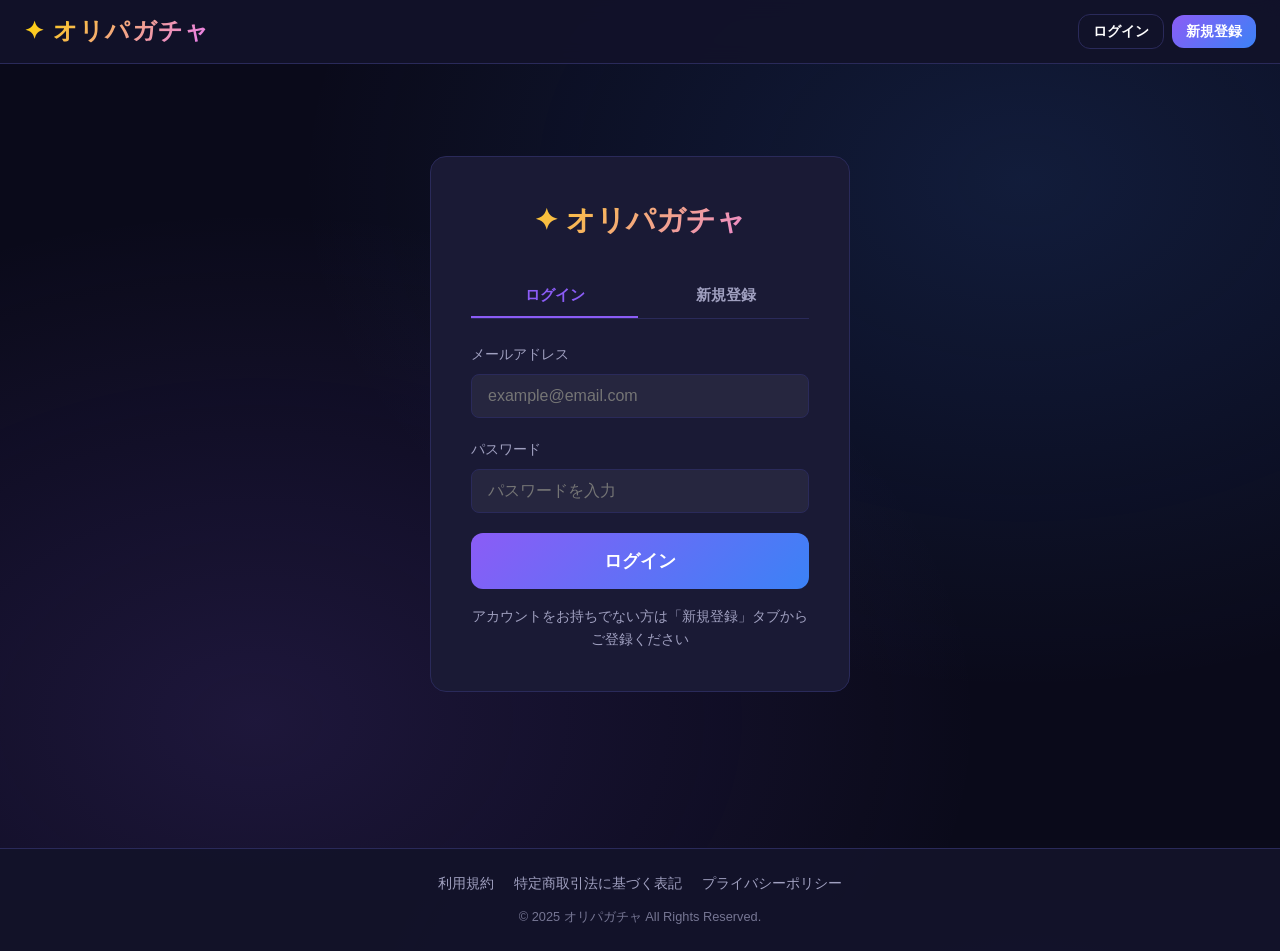
<file: frontend/login.html>
<!DOCTYPE html>
<html lang="ja">
<head>
  <meta charset="UTF-8">
  <meta name="viewport" content="width=device-width, initial-scale=1.0">
  <title>オリパガチャ - ログイン / 新規登録</title>
  <link rel="stylesheet" href="/frontend/css/style.css">
</head>
<body>
  <!-- ナビゲーションバー -->
  <nav class="navbar">
    <a href="/frontend/index.html" class="navbar-brand">✦ オリパガチャ</a>
    <div id="nav-auth-area" style="display: flex; gap: 8px; align-items: center;"></div>
  </nav>

  <div class="main-content">
    <div class="auth-container fade-in">
      <h1 class="auth-title">✦ オリパガチャ</h1>

      <!-- タブ切り替え -->
      <div class="tabs">
        <button class="tab-btn active" id="tab-login" onclick="switchTab('login')">ログイン</button>
        <button class="tab-btn" id="tab-register" onclick="switchTab('register')">新規登録</button>
      </div>

      <!-- アラートメッセージ表示エリア（ログイン・登録で共用） -->
      <div id="login-alert" class="alert"></div>
      <div id="register-alert" class="alert"></div>

      <!-- ログインフォーム -->
      <div id="login-panel">
        <form id="login-form">
          <div class="form-group">
            <label class="form-label" for="login-email">メールアドレス</label>
            <input
              type="email"
              id="login-email"
              class="form-input"
              placeholder="example@email.com"
              required
              autocomplete="email"
            >
          </div>
          <div class="form-group">
            <label class="form-label" for="login-password">パスワード</label>
            <input
              type="password"
              id="login-password"
              class="form-input"
              placeholder="パスワードを入力"
              required
              autocomplete="current-password"
            >
          </div>
          <button type="submit" id="login-btn" class="btn btn-primary w-full btn-lg">
            ログイン
          </button>
        </form>

        <div class="auth-switch mt-16">
          アカウントをお持ちでない方は「新規登録」タブからご登録ください
        </div>
      </div>

      <!-- 新規登録フォーム -->
      <div id="register-panel" class="hidden">
        <form id="register-form">
          <div class="form-group">
            <label class="form-label" for="reg-email">メールアドレス</label>
            <input
              type="email"
              id="reg-email"
              class="form-input"
              placeholder="example@email.com"
              required
              autocomplete="email"
            >
          </div>
          <div class="form-group">
            <label class="form-label" for="reg-username">ユーザー名</label>
            <input
              type="text"
              id="reg-username"
              class="form-input"
              placeholder="ユーザー名を入力"
              required
              maxlength="20"
            >
          </div>
          <div class="form-group">
            <label class="form-label" for="reg-password">パスワード（6文字以上）</label>
            <input
              type="password"
              id="reg-password"
              class="form-input"
              placeholder="パスワードを入力"
              required
              minlength="6"
              autocomplete="new-password"
            >
          </div>
          <div class="form-group">
            <label class="form-label" for="reg-password-confirm">パスワード（確認）</label>
            <input
              type="password"
              id="reg-password-confirm"
              class="form-input"
              placeholder="パスワードを再入力"
              required
              autocomplete="new-password"
            >
          </div>
          <button type="submit" id="register-btn" class="btn btn-gold w-full btn-lg">
            新規登録
          </button>
        </form>
        <div class="auth-switch mt-16" style="color: var(--text-secondary); font-size: 0.85rem;">
          ※登録すると50コインのボーナスを進呈します
        </div>
      </div>

    </div>
  </div>

  <script src="/frontend/js/app.js"></script>
  <script src="/frontend/js/auth.js"></script>
</body>
</html>
</file>
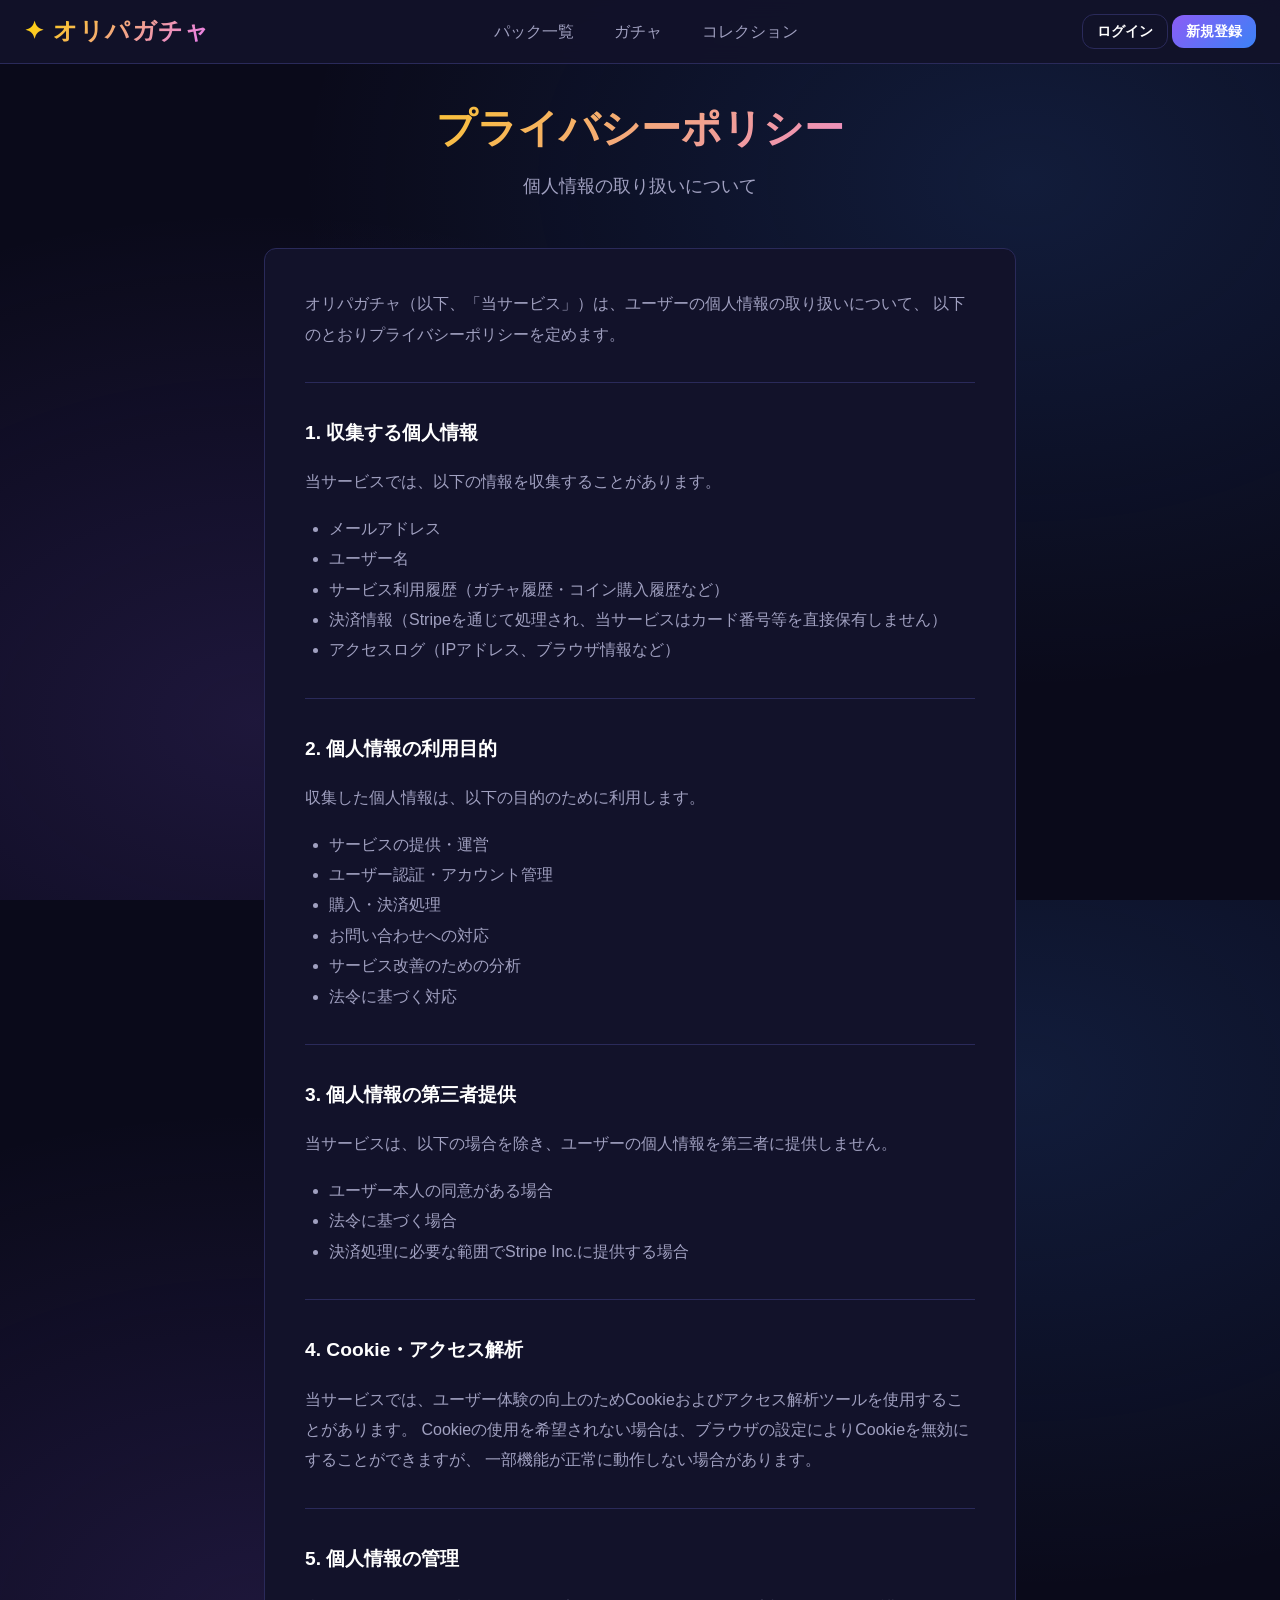
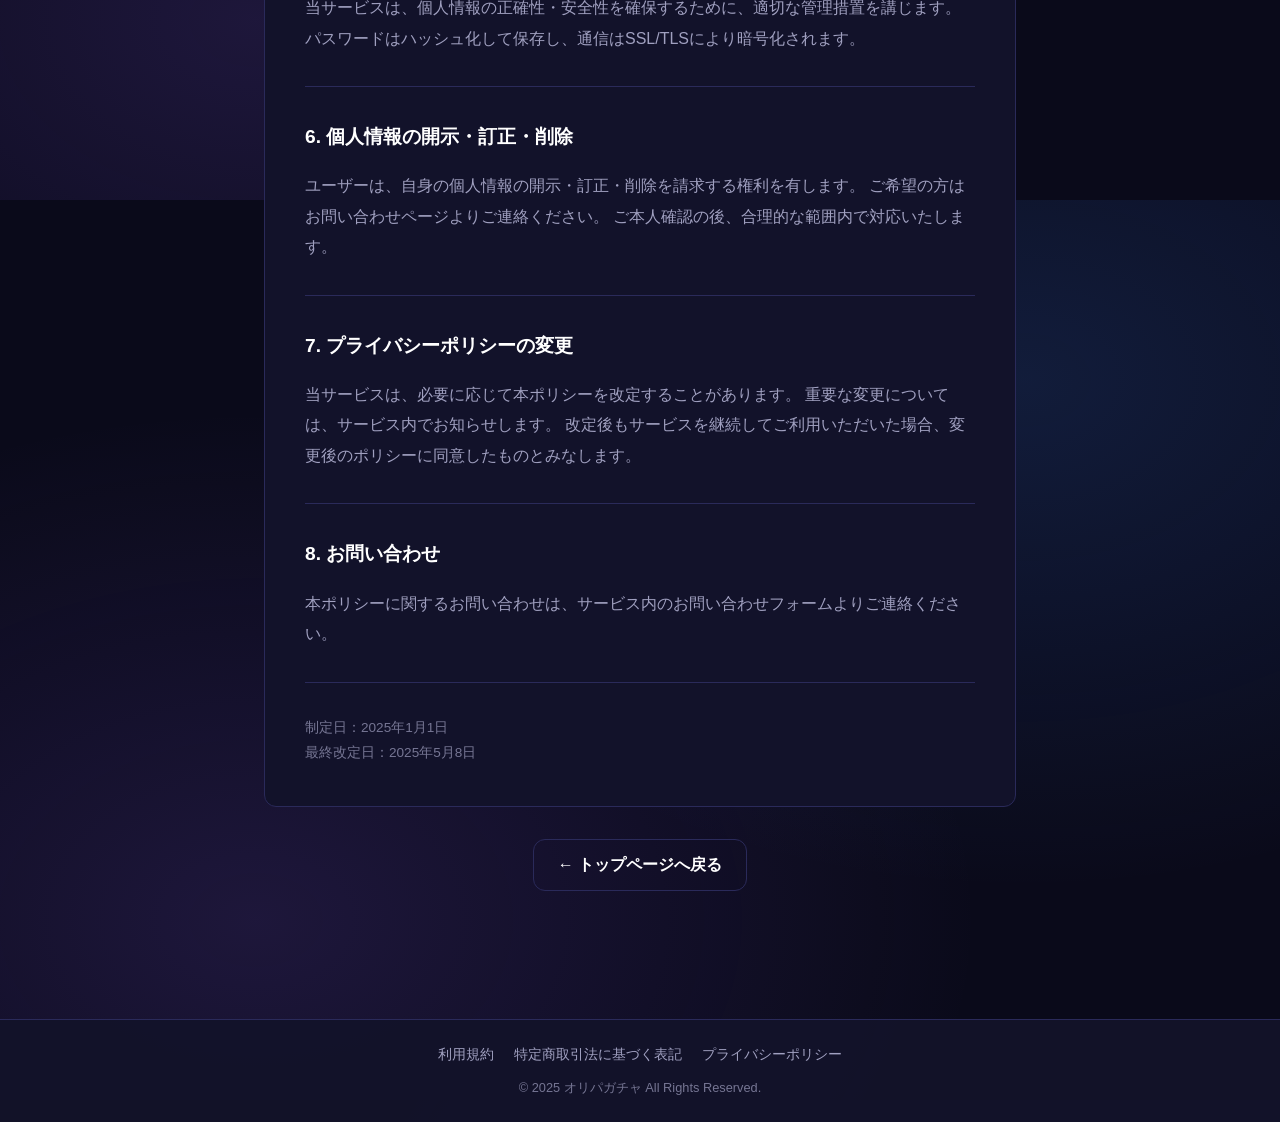
<file: frontend/privacy.html>
﻿<!DOCTYPE html>
<html lang="ja">
<head>
  <meta charset="UTF-8">
  <meta name="viewport" content="width=device-width, initial-scale=1.0">
  <title>プライバシーポリシー - オリパガチャ</title>
  <link rel="stylesheet" href="/frontend/css/style.css">
</head>
<body>
  <!-- ナビゲーションバー -->
  <nav class="navbar">
    <a href="/frontend/index.html" class="navbar-brand">✦ オリパガチャ</a>
    <button class="hamburger" aria-label="メニューを開く" aria-expanded="false">
      <span></span>
      <span></span>
      <span></span>
    </button>
    <ul class="navbar-nav">
      <li><a href="/frontend/index.html">パック一覧</a></li>
      <li><a href="/frontend/gacha.html">ガチャ</a></li>
      <li><a href="/frontend/collection.html">コレクション</a></li>
    </ul>
    <div style="display: flex; align-items: center; gap: 12px;">
      <div class="coin-display hidden">
        <span id="coin-balance-display">0</span>コイン
      </div>
      <div id="nav-auth-area"></div>
    </div>
  </nav>

  <div class="main-content" style="max-width: 800px; margin: 0 auto;">
    <div class="page-header fade-in">
      <h1>プライバシーポリシー</h1>
      <p>個人情報の取り扱いについて</p>
    </div>

    <div class="card fade-in" style="padding: 40px; line-height: 1.9; color: var(--text-secondary);">

      <p style="margin-bottom: 24px;">
        オリパガチャ（以下、「当サービス」）は、ユーザーの個人情報の取り扱いについて、
        以下のとおりプライバシーポリシーを定めます。
      </p>

      <hr style="border: none; border-top: 1px solid var(--border-color); margin: 32px 0;">

      <h2 style="font-size: 1.2rem; font-weight: 700; color: var(--text-primary); margin-bottom: 16px;">
        1. 収集する個人情報
      </h2>
      <p>当サービスでは、以下の情報を収集することがあります。</p>
      <ul style="margin: 16px 0 16px 24px; list-style: disc;">
        <li>メールアドレス</li>
        <li>ユーザー名</li>
        <li>サービス利用履歴（ガチャ履歴・コイン購入履歴など）</li>
        <li>決済情報（Stripeを通じて処理され、当サービスはカード番号等を直接保有しません）</li>
        <li>アクセスログ（IPアドレス、ブラウザ情報など）</li>
      </ul>

      <hr style="border: none; border-top: 1px solid var(--border-color); margin: 32px 0;">

      <h2 style="font-size: 1.2rem; font-weight: 700; color: var(--text-primary); margin-bottom: 16px;">
        2. 個人情報の利用目的
      </h2>
      <p>収集した個人情報は、以下の目的のために利用します。</p>
      <ul style="margin: 16px 0 16px 24px; list-style: disc;">
        <li>サービスの提供・運営</li>
        <li>ユーザー認証・アカウント管理</li>
        <li>購入・決済処理</li>
        <li>お問い合わせへの対応</li>
        <li>サービス改善のための分析</li>
        <li>法令に基づく対応</li>
      </ul>

      <hr style="border: none; border-top: 1px solid var(--border-color); margin: 32px 0;">

      <h2 style="font-size: 1.2rem; font-weight: 700; color: var(--text-primary); margin-bottom: 16px;">
        3. 個人情報の第三者提供
      </h2>
      <p>
        当サービスは、以下の場合を除き、ユーザーの個人情報を第三者に提供しません。
      </p>
      <ul style="margin: 16px 0 16px 24px; list-style: disc;">
        <li>ユーザー本人の同意がある場合</li>
        <li>法令に基づく場合</li>
        <li>決済処理に必要な範囲でStripe Inc.に提供する場合</li>
      </ul>

      <hr style="border: none; border-top: 1px solid var(--border-color); margin: 32px 0;">

      <h2 style="font-size: 1.2rem; font-weight: 700; color: var(--text-primary); margin-bottom: 16px;">
        4. Cookie・アクセス解析
      </h2>
      <p>
        当サービスでは、ユーザー体験の向上のためCookieおよびアクセス解析ツールを使用することがあります。
        Cookieの使用を希望されない場合は、ブラウザの設定によりCookieを無効にすることができますが、
        一部機能が正常に動作しない場合があります。
      </p>

      <hr style="border: none; border-top: 1px solid var(--border-color); margin: 32px 0;">

      <h2 style="font-size: 1.2rem; font-weight: 700; color: var(--text-primary); margin-bottom: 16px;">
        5. 個人情報の管理
      </h2>
      <p>
        当サービスは、個人情報の正確性・安全性を確保するために、適切な管理措置を講じます。
        パスワードはハッシュ化して保存し、通信はSSL/TLSにより暗号化されます。
      </p>

      <hr style="border: none; border-top: 1px solid var(--border-color); margin: 32px 0;">

      <h2 style="font-size: 1.2rem; font-weight: 700; color: var(--text-primary); margin-bottom: 16px;">
        6. 個人情報の開示・訂正・削除
      </h2>
      <p>
        ユーザーは、自身の個人情報の開示・訂正・削除を請求する権利を有します。
        ご希望の方はお問い合わせページよりご連絡ください。
        ご本人確認の後、合理的な範囲内で対応いたします。
      </p>

      <hr style="border: none; border-top: 1px solid var(--border-color); margin: 32px 0;">

      <h2 style="font-size: 1.2rem; font-weight: 700; color: var(--text-primary); margin-bottom: 16px;">
        7. プライバシーポリシーの変更
      </h2>
      <p>
        当サービスは、必要に応じて本ポリシーを改定することがあります。
        重要な変更については、サービス内でお知らせします。
        改定後もサービスを継続してご利用いただいた場合、変更後のポリシーに同意したものとみなします。
      </p>

      <hr style="border: none; border-top: 1px solid var(--border-color); margin: 32px 0;">

      <h2 style="font-size: 1.2rem; font-weight: 700; color: var(--text-primary); margin-bottom: 16px;">
        8. お問い合わせ
      </h2>
      <p>
        本ポリシーに関するお問い合わせは、サービス内のお問い合わせフォームよりご連絡ください。
      </p>

      <hr style="border: none; border-top: 1px solid var(--border-color); margin: 32px 0;">

      <p style="font-size: 0.85rem; color: var(--text-secondary); opacity: 0.7;">
        制定日：2025年1月1日<br>
        最終改定日：2025年5月8日
      </p>
    </div>

    <div style="text-align: center; margin-top: 32px; margin-bottom: 32px;">
      <a href="/frontend/index.html" class="btn btn-outline">← トップページへ戻る</a>
    </div>
  </div>

  <!-- フッター（app.jsで自動挿入） -->
  <script src="/frontend/js/app.js"></script>
</body>
</html>
</file>
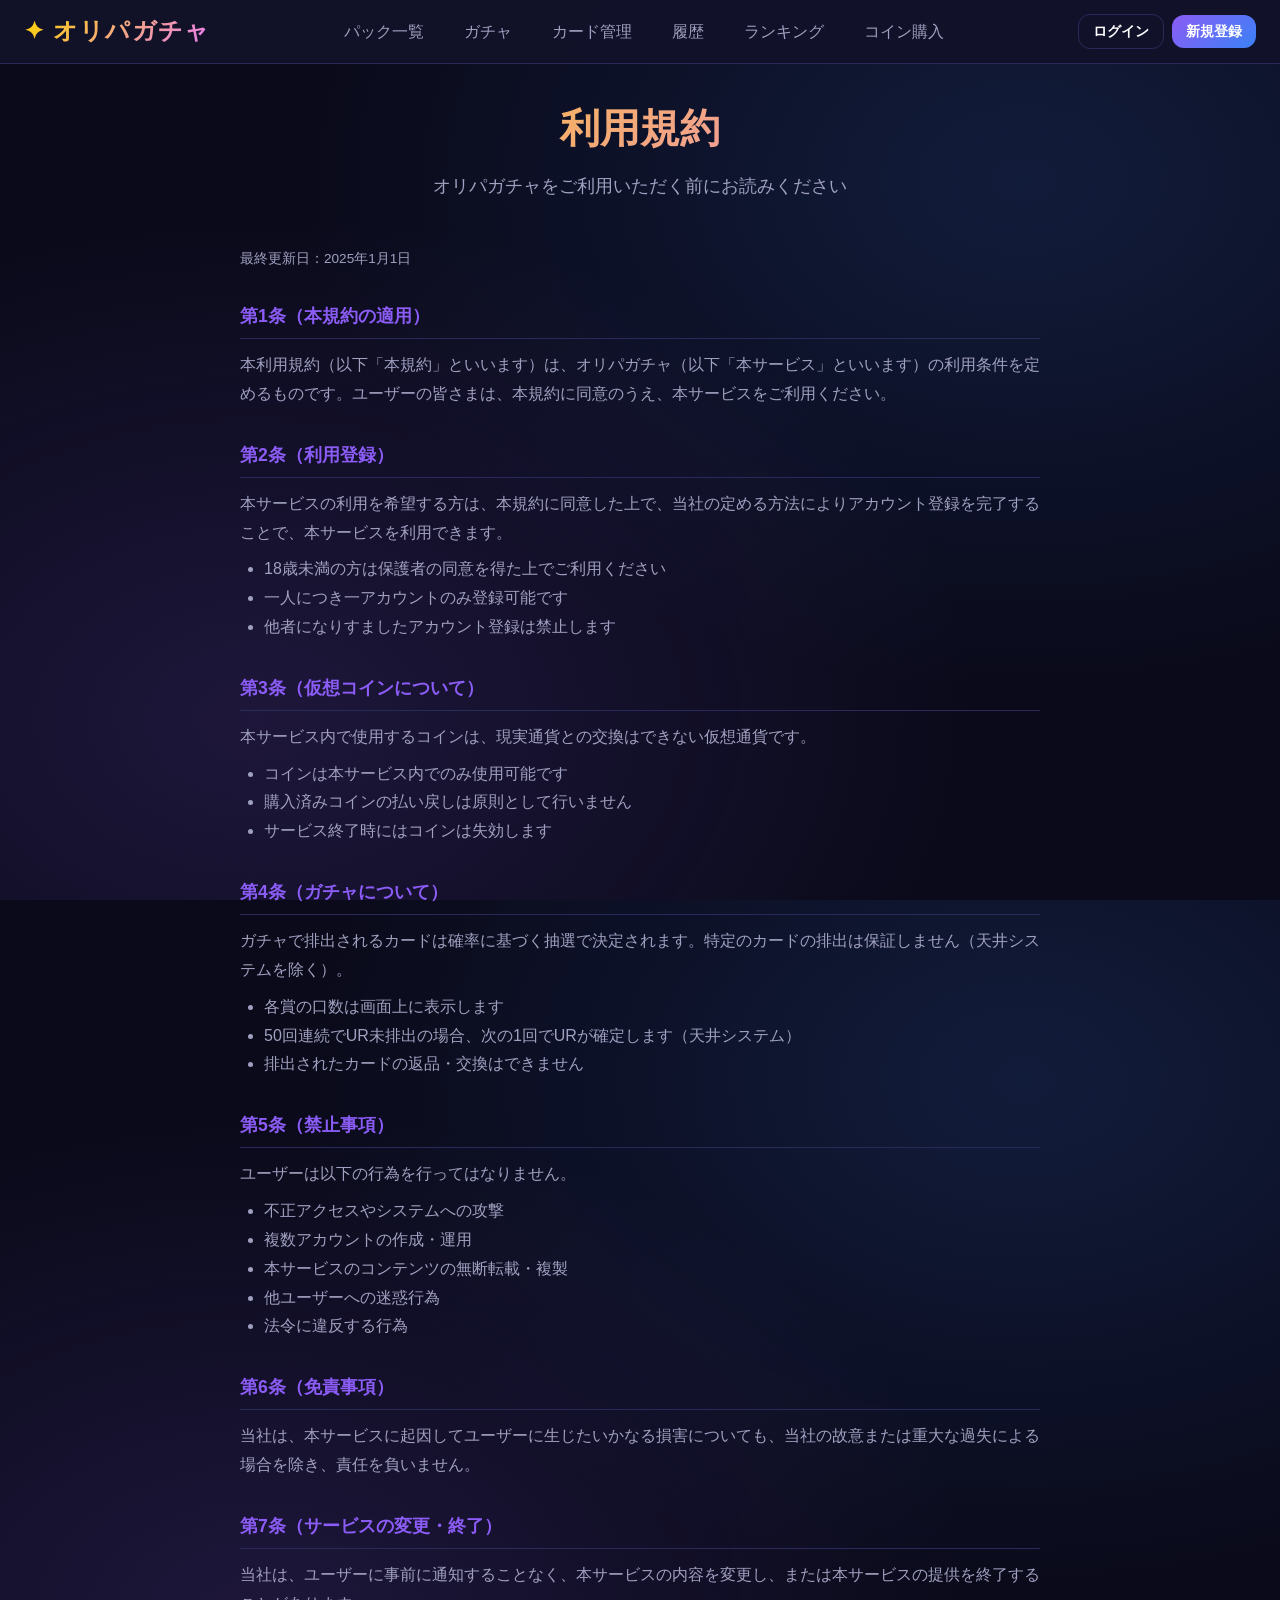
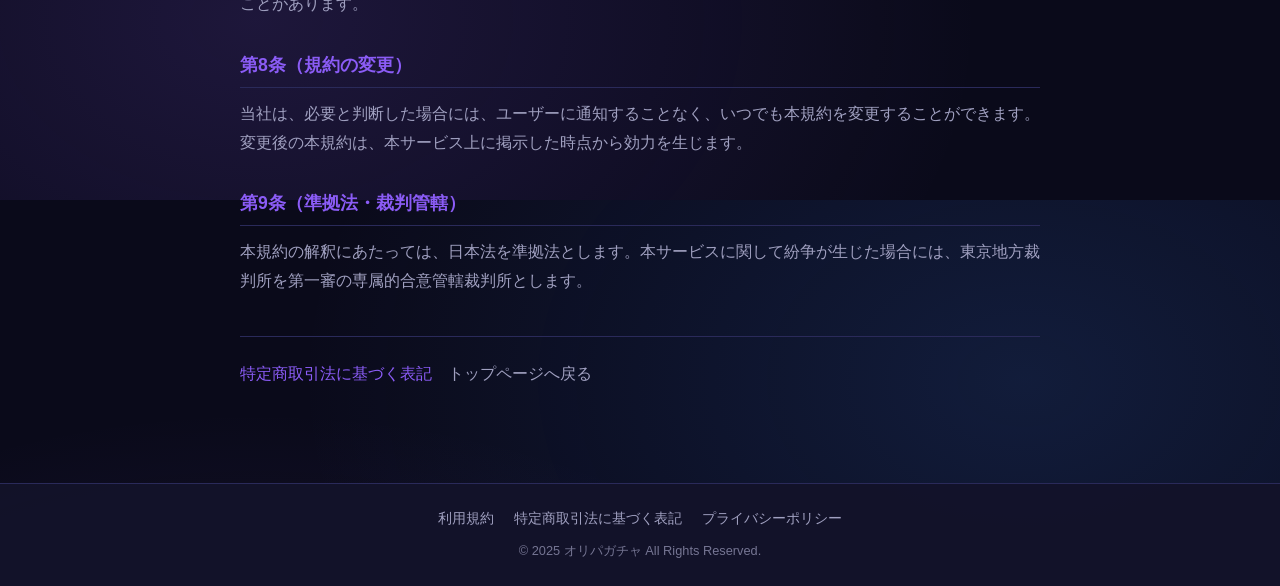
<file: frontend/terms.html>
﻿<!DOCTYPE html>
<html lang="ja">
<head>
  <meta charset="UTF-8">
  <meta name="viewport" content="width=device-width, initial-scale=1.0">
  <title>オリパガチャ - 利用規約</title>
  <link rel="stylesheet" href="/frontend/css/style.css">
</head>
<body>
  <!-- ナビゲーションバー -->
  <nav class="navbar">
    <a href="/frontend/index.html" class="navbar-brand">✦ オリパガチャ</a>
    <button class="hamburger" aria-label="メニューを開く" aria-expanded="false">
      <span></span>
      <span></span>
      <span></span>
    </button>
    <ul class="navbar-nav">
      <li><a href="/frontend/index.html">パック一覧</a></li>
      <li><a href="/frontend/gacha.html">ガチャ</a></li>
      <li><a href="/frontend/collection.html">カード管理</a></li>
      <li><a href="/frontend/history.html">履歴</a></li>
      <li style="display:none;"><a href="/frontend/exchange.html">交換所</a></li>
      <li><a href="/frontend/ranking.html">ランキング</a></li>
      <li><a href="/frontend/coins.html">コイン購入</a></li>
      <li id="nav-admin-link" class="hidden"><a href="/frontend/admin.html">管理</a></li>
    </ul>
    <div style="display: flex; align-items: center; gap: 12px;">
      <div class="coin-display hidden">
        <span id="coin-balance-display">0</span>コイン
      </div>
      <div id="nav-auth-area" style="display: flex; gap: 8px; align-items: center;"></div>
    </div>
  </nav>

  <div class="main-content">
    <div class="page-header fade-in">
      <h1>利用規約</h1>
      <p>オリパガチャをご利用いただく前にお読みください</p>
    </div>

    <div class="legal-container fade-in">
      <p class="legal-update">最終更新日：2025年1月1日</p>

      <section class="legal-section">
        <h2>第1条（本規約の適用）</h2>
        <p>本利用規約（以下「本規約」といいます）は、オリパガチャ（以下「本サービス」といいます）の利用条件を定めるものです。ユーザーの皆さまは、本規約に同意のうえ、本サービスをご利用ください。</p>
      </section>

      <section class="legal-section">
        <h2>第2条（利用登録）</h2>
        <p>本サービスの利用を希望する方は、本規約に同意した上で、当社の定める方法によりアカウント登録を完了することで、本サービスを利用できます。</p>
        <ul>
          <li>18歳未満の方は保護者の同意を得た上でご利用ください</li>
          <li>一人につき一アカウントのみ登録可能です</li>
          <li>他者になりすましたアカウント登録は禁止します</li>
        </ul>
      </section>

      <section class="legal-section">
        <h2>第3条（仮想コインについて）</h2>
        <p>本サービス内で使用するコインは、現実通貨との交換はできない仮想通貨です。</p>
        <ul>
          <li>コインは本サービス内でのみ使用可能です</li>
          <li>購入済みコインの払い戻しは原則として行いません</li>
          <li>サービス終了時にはコインは失効します</li>
        </ul>
      </section>

      <section class="legal-section">
        <h2>第4条（ガチャについて）</h2>
        <p>ガチャで排出されるカードは確率に基づく抽選で決定されます。特定のカードの排出は保証しません（天井システムを除く）。</p>
        <ul>
          <li>各賞の口数は画面上に表示します</li>
          <li>50回連続でUR未排出の場合、次の1回でURが確定します（天井システム）</li>
          <li>排出されたカードの返品・交換はできません</li>
        </ul>
      </section>

      <section class="legal-section">
        <h2>第5条（禁止事項）</h2>
        <p>ユーザーは以下の行為を行ってはなりません。</p>
        <ul>
          <li>不正アクセスやシステムへの攻撃</li>
          <li>複数アカウントの作成・運用</li>
          <li>本サービスのコンテンツの無断転載・複製</li>
          <li>他ユーザーへの迷惑行為</li>
          <li>法令に違反する行為</li>
        </ul>
      </section>

      <section class="legal-section">
        <h2>第6条（免責事項）</h2>
        <p>当社は、本サービスに起因してユーザーに生じたいかなる損害についても、当社の故意または重大な過失による場合を除き、責任を負いません。</p>
      </section>

      <section class="legal-section">
        <h2>第7条（サービスの変更・終了）</h2>
        <p>当社は、ユーザーに事前に通知することなく、本サービスの内容を変更し、または本サービスの提供を終了することがあります。</p>
      </section>

      <section class="legal-section">
        <h2>第8条（規約の変更）</h2>
        <p>当社は、必要と判断した場合には、ユーザーに通知することなく、いつでも本規約を変更することができます。変更後の本規約は、本サービス上に掲示した時点から効力を生じます。</p>
      </section>

      <section class="legal-section">
        <h2>第9条（準拠法・裁判管轄）</h2>
        <p>本規約の解釈にあたっては、日本法を準拠法とします。本サービスに関して紛争が生じた場合には、東京地方裁判所を第一審の専属的合意管轄裁判所とします。</p>
      </section>

      <div style="margin-top: 40px; padding-top: 24px; border-top: 1px solid var(--border-color); display: flex; gap: 16px; flex-wrap: wrap;">
        <a href="/frontend/legal.html" style="color: var(--accent-purple); text-decoration: none;">特定商取引法に基づく表記</a>
        <a href="/frontend/index.html" style="color: var(--text-secondary); text-decoration: none;">トップページへ戻る</a>
      </div>
    </div>
  </div>

  <script src="/frontend/js/app.js"></script>
  <script>
    document.addEventListener('DOMContentLoaded', () => {
      const user = getUser();
      if (user && user.is_admin) {
        const adminLink = document.getElementById('nav-admin-link');
        if (adminLink) adminLink.classList.remove('hidden');
      }
    });
  </script>
</body>
</html>
</file>
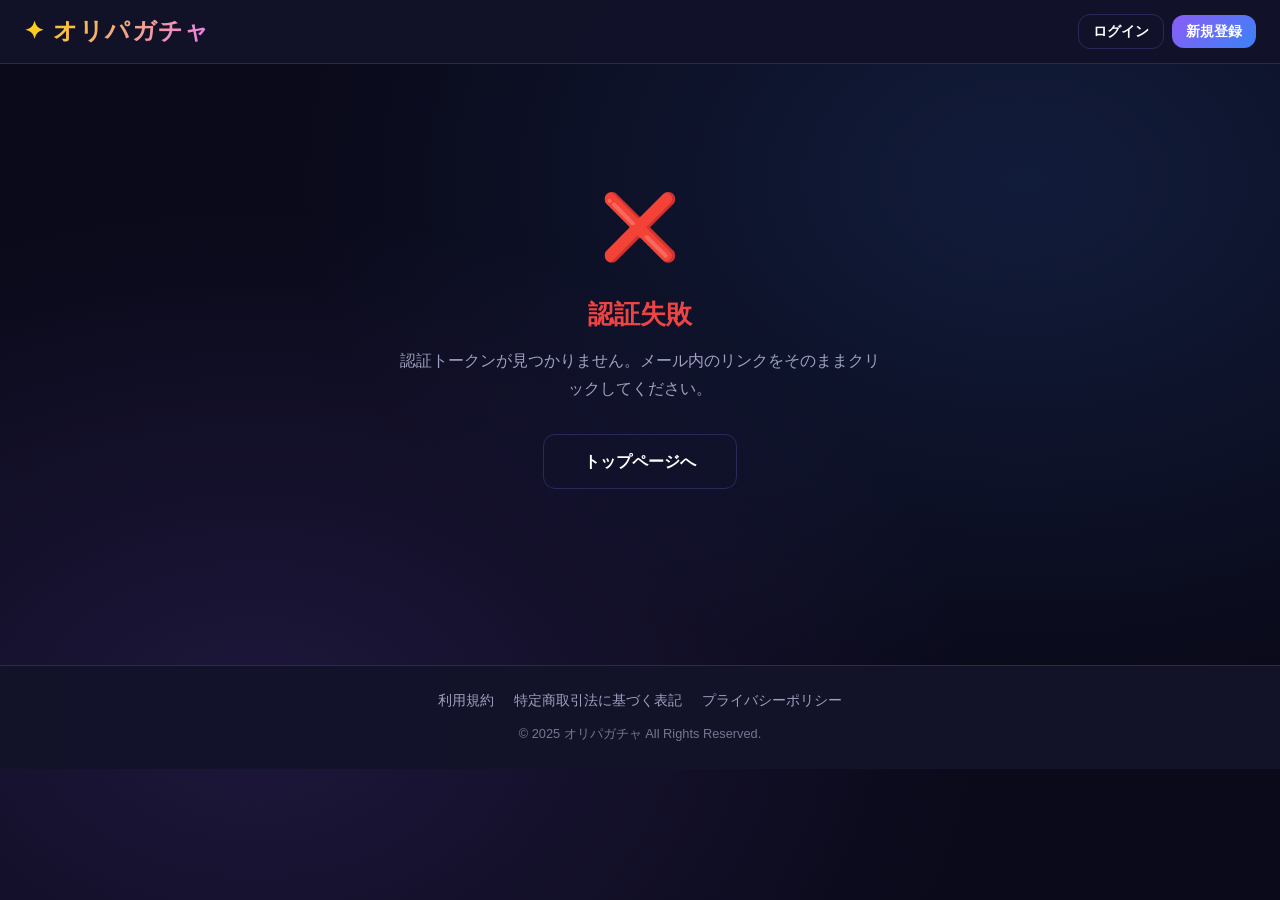
<file: frontend/verify-email.html>
<!DOCTYPE html>
<html lang="ja">
<head>
  <meta charset="UTF-8">
  <meta name="viewport" content="width=device-width, initial-scale=1.0">
  <title>オリパガチャ - メールアドレス認証</title>
  <link rel="stylesheet" href="/frontend/css/style.css">
</head>
<body>
  <!-- ナビゲーションバー -->
  <nav class="navbar">
    <a href="/frontend/index.html" class="navbar-brand">✦ オリパガチャ</a>
    <ul class="navbar-nav"></ul>
    <div style="display: flex; align-items: center; gap: 12px;">
      <div id="nav-auth-area" style="display: flex; gap: 8px; align-items: center;"></div>
    </div>
  </nav>

  <div class="main-content">
    <div style="max-width: 480px; margin: 80px auto; text-align: center;">

      <!-- 処理中スピナー -->
      <div id="verify-loading" style="padding: 40px;">
        <div class="spinner" style="margin: 0 auto 24px;"></div>
        <p style="color: var(--text-secondary);">認証処理中...</p>
      </div>

      <!-- 認証成功 -->
      <div id="verify-success" class="hidden fade-in">
        <div style="font-size: 4rem; margin-bottom: 16px;">✅</div>
        <h1 style="font-size: 1.6rem; font-weight: 700; margin-bottom: 12px; color: var(--success);">
          認証完了！
        </h1>
        <p style="color: var(--text-secondary); margin-bottom: 32px; line-height: 1.7;">
          メールアドレスの認証が完了しました。<br>
          ログインしてオリパガチャをお楽しみください。
        </p>
        <a href="/frontend/index.html" class="btn btn-primary" style="padding: 14px 40px; font-size: 1rem;">
          トップページへ
        </a>
      </div>

      <!-- すでに認証済み -->
      <div id="verify-already" class="hidden fade-in">
        <div style="font-size: 4rem; margin-bottom: 16px;">✦</div>
        <h1 style="font-size: 1.6rem; font-weight: 700; margin-bottom: 12px;">
          認証済み
        </h1>
        <p style="color: var(--text-secondary); margin-bottom: 32px; line-height: 1.7;">
          このメールアドレスはすでに認証済みです。<br>
          そのままログインできます。
        </p>
        <a href="/frontend/index.html" class="btn btn-primary" style="padding: 14px 40px; font-size: 1rem;">
          トップページへ
        </a>
      </div>

      <!-- 認証失敗 -->
      <div id="verify-error" class="hidden fade-in">
        <div style="font-size: 4rem; margin-bottom: 16px;">❌</div>
        <h1 style="font-size: 1.6rem; font-weight: 700; margin-bottom: 12px; color: var(--error);">
          認証失敗
        </h1>
        <p id="verify-error-msg" style="color: var(--text-secondary); margin-bottom: 32px; line-height: 1.7;">
          認証リンクが無効または期限切れです。<br>
          新しい認証メールをリクエストしてください。
        </p>
        <a href="/frontend/index.html" class="btn btn-outline" style="padding: 14px 40px; font-size: 1rem;">
          トップページへ
        </a>
      </div>

    </div>
  </div>

  <script src="/frontend/js/app.js"></script>
  <script>
    /**
     * メールアドレス認証処理
     * URLのtokenパラメータをAPIに送信してアカウントを有効化する
     */
    document.addEventListener('DOMContentLoaded', async () => {
      const params = new URLSearchParams(window.location.search);
      const token = params.get('token');

      const loadingEl  = document.getElementById('verify-loading');
      const successEl  = document.getElementById('verify-success');
      const alreadyEl  = document.getElementById('verify-already');
      const errorEl    = document.getElementById('verify-error');
      const errorMsgEl = document.getElementById('verify-error-msg');

      function showOnly(el) {
        loadingEl.classList.add('hidden');
        successEl.classList.add('hidden');
        alreadyEl.classList.add('hidden');
        errorEl.classList.add('hidden');
        el.classList.remove('hidden');
      }

      if (!token) {
        showOnly(errorEl);
        errorMsgEl.textContent = '認証トークンが見つかりません。メール内のリンクをそのままクリックしてください。';
        return;
      }

      try {
        // バックエンドの認証エンドポイントを呼び出す
        const res = await fetch(`/api/auth/verify?token=${encodeURIComponent(token)}`);
        const data = await res.json();

        if (!res.ok) {
          showOnly(errorEl);
          errorMsgEl.textContent = data.detail || '認証に失敗しました。リンクが期限切れの可能性があります。';
          return;
        }

        // 認証成功時は自動ログイン
        if (data.access_token && data.user) {
          localStorage.setItem('access_token', data.access_token);
          localStorage.setItem('user', JSON.stringify(data.user));
        }

        if (data.already_verified) {
          showOnly(alreadyEl);
        } else {
          showOnly(successEl);
        }

      } catch (err) {
        showOnly(errorEl);
        errorMsgEl.textContent = '通信エラーが発生しました。しばらく後でお試しください。';
      }
    });
  </script>
</body>
</html>
</file>
<file: frontend/css/style.css>
/* =============================================
   ãªãªãã¬ãã£ ã¡ã¤ã³CSS
   ã«ã¼ãéå°æ¼åºã¢ãã¡ã¼ã·ã§ã³ãå«ã
   ============================================= */

/* ===== CSSå¤æ° ===== */
:root {
  --bg-dark: #0a0a1a;
  --bg-card: #12122a;
  --bg-panel: #1a1a35;
  --accent-gold: #ffd700;
  --accent-silver: #c0c0c0;
  --accent-purple: #8b5cf6;
  --accent-blue: #3b82f6;
  --text-primary: #ffffff;
  --text-secondary: #a0a0c0;
  --border-color: #2a2a5a;
  --success: #22c55e;
  --error: #ef4444;
  --warning: #f59e0b;

  /* è³ã«ã©ã¼ï¼Aè³=é/Bè³=ãã³ã¯/Cè³=ç´«/Dè³=æ°´è²/Eè³=ã°ã¬ã¼ï¼ */
  --rarity-ur: #ffd700;   /* Aè³ */
  --rarity-ssr: #e879f9;  /* Bè³ */
  --rarity-sr: #a78bfa;   /* Cè³ */
  --rarity-r: #38bdf8;    /* Dè³ */
  --rarity-n: #94a3b8;    /* Eè³ */
  /* è³å¥ã¨ã¤ãªã¢ã¹ */
  --prize-a: #ffd700;
  --prize-b: #e879f9;
  --prize-c: #a78bfa;
  --prize-d: #38bdf8;
  --prize-e: #94a3b8;

  --radius: 12px;
  --transition: 0.3s ease;
}

/* ===== ãªã»ããã»åºæ¬ã¹ã¿ã¤ã« ===== */
* {
  margin: 0;
  padding: 0;
  box-sizing: border-box;
}

html, body {
  height: 100%;
}

body {
  font-family: 'Segoe UI', 'Helvetica Neue', Arial, 'Noto Sans JP', sans-serif;
  background-color: var(--bg-dark);
  color: var(--text-primary);
  line-height: 1.6;
  min-height: 100vh;
  /* èæ¯ã®æç©ºã¨ãã§ã¯ã */
  background-image:
    radial-gradient(ellipse at 20% 80%, rgba(139, 92, 246, 0.15) 0%, transparent 50%),
    radial-gradient(ellipse at 80% 20%, rgba(59, 130, 246, 0.15) 0%, transparent 50%);
}

/* ===== ããã²ã¼ã·ã§ã³ãã¼ ===== */
.navbar {
  background: rgba(18, 18, 42, 0.95);
  backdrop-filter: blur(10px);
  border-bottom: 1px solid var(--border-color);
  padding: 0 24px;
  height: 64px;
  display: flex;
  align-items: center;
  justify-content: space-between;
  position: sticky;
  top: 0;
  z-index: 1000;
}

.navbar-brand {
  font-size: 1.5rem;
  font-weight: 800;
  background: linear-gradient(135deg, var(--accent-gold), var(--rarity-ssr));
  -webkit-background-clip: text;
  -webkit-text-fill-color: transparent;
  background-clip: text;
  text-decoration: none;
  letter-spacing: 0.05em;
}

.navbar-nav {
  display: flex;
  gap: 8px;
  align-items: center;
  list-style: none;
}

.navbar-nav a {
  color: var(--text-secondary);
  text-decoration: none;
  padding: 8px 16px;
  border-radius: 8px;
  transition: var(--transition);
  font-weight: 500;
}

.navbar-nav a:hover,
.navbar-nav a.active {
  color: var(--text-primary);
  background: rgba(139, 92, 246, 0.2);
}

/* ã³ã¤ã³æ®é«è¡¨ç¤º */
.coin-display {
  display: flex;
  align-items: center;
  gap: 6px;
  background: rgba(255, 215, 0, 0.1);
  border: 1px solid rgba(255, 215, 0, 0.3);
  border-radius: 20px;
  padding: 6px 14px;
  font-weight: 700;
  color: var(--accent-gold);
  font-size: 0.9rem;
}

.coin-display::before {
  content: '';
  display: inline-block;
  width: 18px;
  height: 18px;
  background-image: url('/images/coin.png');
  background-size: contain;
  background-repeat: no-repeat;
  background-position: center;
  vertical-align: middle;
}

.coin-icon {
  width: 16px;
  height: 16px;
  vertical-align: middle;
  display: inline-block;
}

/* ===== ã¡ã¤ã³ã³ã³ãã³ã ===== */
.main-content {
  max-width: 1200px;
  margin: 0 auto;
  padding: 32px 24px;
}

/* ===== ãã¼ã¸ãããã¼ ===== */
.page-header {
  text-align: center;
  margin-bottom: 48px;
}

.page-header h1 {
  font-size: 2.5rem;
  font-weight: 800;
  margin-bottom: 12px;
  background: linear-gradient(135deg, var(--accent-gold), var(--rarity-ssr));
  -webkit-background-clip: text;
  -webkit-text-fill-color: transparent;
  background-clip: text;
}

.page-header p {
  color: var(--text-secondary);
  font-size: 1.1rem;
}

/* ===== ãã¿ã³ ===== */
.btn {
  display: inline-flex;
  align-items: center;
  justify-content: center;
  gap: 8px;
  padding: 12px 24px;
  border: none;
  border-radius: var(--radius);
  font-size: 1rem;
  font-weight: 600;
  cursor: pointer;
  transition: var(--transition);
  text-decoration: none;
  white-space: nowrap;
}

.btn-primary {
  background: linear-gradient(135deg, var(--accent-purple), var(--accent-blue));
  color: white;
}

.btn-primary:hover:not(:disabled) {
  transform: translateY(-2px);
  box-shadow: 0 8px 25px rgba(139, 92, 246, 0.4);
}

.btn-gold {
  background: linear-gradient(135deg, #f59e0b, var(--accent-gold));
  color: #1a1a00;
}

.btn-gold:hover:not(:disabled) {
  transform: translateY(-2px);
  box-shadow: 0 8px 25px rgba(255, 215, 0, 0.4);
}

.btn-outline {
  background: transparent;
  color: var(--text-primary);
  border: 1px solid var(--border-color);
}

.btn-outline:hover {
  border-color: var(--accent-purple);
  color: var(--accent-purple);
}

.btn-danger {
  background: var(--error);
  color: white;
}

.btn:disabled {
  opacity: 0.5;
  cursor: not-allowed;
  transform: none !important;
}

.btn-lg {
  padding: 16px 32px;
  font-size: 1.1rem;
}

/* ===== ã«ã¼ãï¼UIã«ã¼ãï¼ ===== */
.card {
  background: var(--bg-card);
  border: 1px solid var(--border-color);
  border-radius: var(--radius);
  padding: 24px;
  transition: var(--transition);
}

.card:hover {
  border-color: var(--accent-purple);
  transform: translateY(-4px);
  box-shadow: 0 12px 40px rgba(139, 92, 246, 0.2);
}

/* ===== ããã¯ã°ãªãã ===== */
.pack-grid {
  display: grid;
  grid-template-columns: repeat(auto-fill, minmax(300px, 1fr));
  gap: 24px;
}

.pack-card {
  background: var(--bg-card);
  border: 1px solid var(--border-color);
  border-radius: var(--radius);
  overflow: hidden;
  transition: var(--transition);
  position: relative;
}

.pack-card:hover {
  transform: translateY(-6px);
  box-shadow: 0 20px 60px rgba(139, 92, 246, 0.3);
  border-color: var(--accent-purple);
}

/* ããã¯ç»åã¨ãªã¢ï¼ç»åããªãå ´åã®ã°ã©ãã¼ã·ã§ã³èæ¯ï¼ */
.pack-image {
  width: 100%;
  height: 200px;
  background: linear-gradient(135deg, #1a1a4a, #2a1a5a, #1a2a4a);
  display: flex;
  align-items: center;
  justify-content: center;
  font-size: 4rem;
  position: relative;
  overflow: hidden;
}

.pack-image::before {
  content: '';
  position: absolute;
  top: -50%;
  left: -50%;
  width: 200%;
  height: 200%;
  background: conic-gradient(from 0deg, transparent 0%, rgba(139, 92, 246, 0.1) 25%, transparent 50%);
  animation: rotateBg 8s linear infinite;
}

@keyframes rotateBg {
  to { transform: rotate(360deg); }
}

.pack-body {
  padding: 20px;
}

.pack-name {
  font-size: 1.2rem;
  font-weight: 700;
  margin-bottom: 8px;
}

.pack-description {
  color: var(--text-secondary);
  font-size: 0.9rem;
  margin-bottom: 16px;
  line-height: 1.5;
}

.pack-footer {
  display: flex;
  align-items: center;
  justify-content: space-between;
  padding: 16px 20px;
  border-top: 1px solid var(--border-color);
  background: rgba(0, 0, 0, 0.2);
}

/* å¨åº«ãã¼ */
.stock-bar {
  margin: 12px 0;
}

.stock-bar-label {
  display: flex;
  justify-content: space-between;
  font-size: 0.8rem;
  color: var(--text-secondary);
  margin-bottom: 6px;
}

.stock-bar-track {
  height: 6px;
  background: rgba(255,255,255,0.1);
  border-radius: 3px;
  overflow: hidden;
}

.stock-bar-fill {
  height: 100%;
  background: linear-gradient(90deg, var(--accent-purple), var(--accent-blue));
  border-radius: 3px;
  transition: width 0.5s ease;
}

.stock-bar-fill.low {
  background: linear-gradient(90deg, var(--warning), var(--error));
}

/* å£²ãåãããã¸ */
.badge-soldout {
  position: absolute;
  top: 16px;
  right: 16px;
  background: var(--error);
  color: white;
  padding: 4px 12px;
  border-radius: 20px;
  font-size: 0.75rem;
  font-weight: 700;
  letter-spacing: 0.05em;
}

/* ä¾¡æ ¼è¡¨ç¤º */
.price-tag {
  display: inline-flex;
  align-items: center;
  gap: 4px;
  font-size: 1.2rem;
  font-weight: 700;
  color: var(--accent-gold);
}

/* ===== ãã©ã¼ã  ===== */
.form-group {
  margin-bottom: 20px;
}

.form-label {
  display: block;
  margin-bottom: 8px;
  font-weight: 500;
  color: var(--text-secondary);
  font-size: 0.9rem;
}

.form-input {
  width: 100%;
  padding: 12px 16px;
  background: rgba(255,255,255,0.05);
  border: 1px solid var(--border-color);
  border-radius: 8px;
  color: var(--text-primary);
  font-size: 1rem;
  transition: var(--transition);
}

.form-input:focus {
  outline: none;
  border-color: var(--accent-purple);
  background: rgba(139, 92, 246, 0.05);
  box-shadow: 0 0 0 3px rgba(139, 92, 246, 0.1);
}

/* ===== ã¢ã©ã¼ã ===== */
.alert {
  padding: 12px 16px;
  border-radius: 8px;
  margin-bottom: 16px;
  font-size: 0.9rem;
  display: none;
}

.alert.show {
  display: block;
}

.alert-success {
  background: rgba(34, 197, 94, 0.1);
  border: 1px solid rgba(34, 197, 94, 0.3);
  color: var(--success);
}

.alert-error {
  background: rgba(239, 68, 68, 0.1);
  border: 1px solid rgba(239, 68, 68, 0.3);
  color: var(--error);
}

/* ===== ã­ã¼ãã£ã³ã°ã¹ããã¼ ===== */
.spinner {
  width: 40px;
  height: 40px;
  border: 3px solid rgba(139, 92, 246, 0.2);
  border-top-color: var(--accent-purple);
  border-radius: 50%;
  animation: spin 0.8s linear infinite;
  margin: 0 auto;
}

@keyframes spin {
  to { transform: rotate(360deg); }
}

/* ===== èªè¨¼ãã©ã¼ã ã³ã³ãã ===== */
.auth-container {
  max-width: 420px;
  margin: 60px auto;
  padding: 40px;
  background: var(--bg-panel);
  border: 1px solid var(--border-color);
  border-radius: 16px;
}

.auth-title {
  text-align: center;
  font-size: 1.8rem;
  font-weight: 800;
  margin-bottom: 32px;
  background: linear-gradient(135deg, var(--accent-gold), var(--rarity-ssr));
  -webkit-background-clip: text;
  -webkit-text-fill-color: transparent;
  background-clip: text;
}

.auth-switch {
  text-align: center;
  margin-top: 20px;
  color: var(--text-secondary);
  font-size: 0.9rem;
}

.auth-switch a {
  color: var(--accent-purple);
  text-decoration: none;
}

/* ===== ã¿ãåãæ¿ã ===== */
.tabs {
  display: flex;
  border-bottom: 1px solid var(--border-color);
  margin-bottom: 24px;
  gap: 4px;
}

.tab-btn {
  flex: 1;
  padding: 10px;
  background: none;
  border: none;
  color: var(--text-secondary);
  font-size: 0.95rem;
  font-weight: 600;
  cursor: pointer;
  border-bottom: 2px solid transparent;
  transition: var(--transition);
}

.tab-btn.active {
  color: var(--accent-purple);
  border-bottom-color: var(--accent-purple);
}

/* ===== ã¬ãã£éå°ã¨ãªã¢ ===== */
.gacha-area {
  display: flex;
  flex-direction: column;
  align-items: center;
  gap: 40px;
  padding: 40px 0;
}

/* ããã¯é¸æ */
.pack-selector {
  width: 100%;
  max-width: 800px;
}

/* ã¬ãã£ãã¿ã³ã¨ãªã¢ */
.gacha-action {
  display: flex;
  flex-direction: column;
  align-items: center;
  gap: 16px;
}

/* =============================================
   ã«ã¼ãéå°ã¢ãã¡ã¼ã·ã§ã³ï¼ã¡ã¤ã³æ¼åºï¼
   ============================================= */

/* éå°ã¹ãã¼ã¸ï¼æè»¢ã¨ãã§ã¯ãï¼ */
.gacha-stage {
  position: fixed;
  inset: 0;
  background: rgba(0, 0, 0, 0.95);
  display: flex;
  align-items: center;
  justify-content: center;
  z-index: 9999;
  opacity: 0;
  pointer-events: none;
  transition: opacity 0.5s ease;
}

.gacha-stage.active {
  opacity: 1;
  pointer-events: all;
}

/* ã«ã¼ã3Dè£è¡¨ããªããã³ã³ãã */
.card-flip-container {
  perspective: 1200px;
  width: 280px;
  height: 400px;
  cursor: pointer;
  position: relative;
}

.card-flip-inner {
  width: 100%;
  height: 100%;
  position: relative;
  transform-style: preserve-3d;
  transition: transform 1s cubic-bezier(0.4, 0, 0.2, 1);
}

/* ã¯ãªãã¯ã§ããªãã */
.card-flip-container.flipped .card-flip-inner {
  transform: rotateY(180deg);
}

/* ã«ã¼ãã®è¡¨ã»è£å±éã¹ã¿ã¤ã« */
.card-face {
  position: absolute;
  inset: 0;
  backface-visibility: hidden;
  -webkit-backface-visibility: hidden;
  border-radius: 16px;
  display: flex;
  align-items: center;
  justify-content: center;
  overflow: hidden;
}

/* ã«ã¼ãè£é¢ï¼ã¿ããåï¼ */
.card-back {
  background: linear-gradient(135deg, #1a1a4a 0%, #2d1b5a 50%, #1a2a6c 100%);
  border: 2px solid rgba(139, 92, 246, 0.5);
  box-shadow: 0 0 30px rgba(139, 92, 246, 0.3), inset 0 0 60px rgba(139, 92, 246, 0.1);
}

/* è£é¢ã®æ¨¡æ§ */
.card-back::before {
  content: 'â¦';
  font-size: 5rem;
  color: rgba(139, 92, 246, 0.3);
  animation: pulse 2s ease-in-out infinite;
}

.card-back::after {
  content: '';
  position: absolute;
  inset: 10px;
  border: 1px solid rgba(139, 92, 246, 0.3);
  border-radius: 12px;
}

/* ã«ã¼ãè¡¨é¢ */
.card-front {
  background: var(--bg-panel);
  border: 2px solid var(--border-color);
  transform: rotateY(180deg);
  flex-direction: column;
  padding: 20px;
  text-align: center;
}

/* ã«ã¼ãã¤ã©ã¹ãé¨å */
.card-art {
  width: 100%;
  height: 60%;
  background: linear-gradient(135deg, #1e1e4a, #2a1a5a);
  border-radius: 8px;
  display: flex;
  align-items: center;
  justify-content: center;
  font-size: 4rem;
  margin-bottom: 12px;
  position: relative;
  overflow: hidden;
}

.card-art img {
  width: 100%;
  height: 100%;
  object-fit: cover;
  border-radius: 8px;
}

.card-info {
  flex: 1;
  display: flex;
  flex-direction: column;
  justify-content: center;
  gap: 8px;
}

.card-name {
  font-size: 1.1rem;
  font-weight: 700;
}

/* ã¬ã¢ãªãã£ããã¸ */
.rarity-badge {
  display: inline-block;
  padding: 4px 12px;
  border-radius: 20px;
  font-size: 0.8rem;
  font-weight: 800;
  letter-spacing: 0.1em;
  text-transform: uppercase;
}

/* è³å¥ã¹ã¿ã¤ã«ï¼Aè³ãEè³ï¼ */
.rarity-Aè³ .rarity-badge, .rarity-UR .rarity-badge {
  background: linear-gradient(135deg, var(--rarity-ur), #ff8c00);
  color: #1a1a00;
}

.rarity-Bè³ .rarity-badge, .rarity-SSR .rarity-badge {
  background: linear-gradient(135deg, #c026d3, var(--rarity-ssr));
  color: white;
}

.rarity-Cè³ .rarity-badge, .rarity-SR .rarity-badge {
  background: linear-gradient(135deg, var(--accent-purple), #7c3aed);
  color: white;
}

.rarity-Dè³ .rarity-badge, .rarity-R .rarity-badge {
  background: linear-gradient(135deg, var(--accent-blue), #0284c7);
  color: white;
}

.rarity-Eè³ .rarity-badge, .rarity-N .rarity-badge {
  background: rgba(148, 163, 184, 0.2);
  color: var(--rarity-n);
  border: 1px solid var(--rarity-n);
}

/* ===== Aè³ã¨ãã§ã¯ãï¼éè²ã«åãã»æå¤§ã¨ãã§ã¯ãï¼ ===== */
@keyframes urGlow {
  0%, 100% {
    box-shadow:
      0 0 20px rgba(255, 215, 0, 0.5),
      0 0 60px rgba(255, 215, 0, 0.3),
      0 0 100px rgba(255, 165, 0, 0.2);
  }
  50% {
    box-shadow:
      0 0 40px rgba(255, 215, 0, 0.8),
      0 0 80px rgba(255, 215, 0, 0.5),
      0 0 120px rgba(255, 165, 0, 0.4);
  }
}

@keyframes urShine {
  0% { transform: translateX(-100%) rotate(45deg); }
  100% { transform: translateX(300%) rotate(45deg); }
}

.rarity-UR.card-flip-container.flipped .card-front,
.rarity-Aè³.card-flip-container.flipped .card-front {
  border-color: var(--rarity-ur);
  animation: urGlow 2s ease-in-out infinite;
  background: linear-gradient(135deg, #1a1200, #2a2200, #1a1800);
}

.rarity-UR.card-flip-container.flipped .card-front::before,
.rarity-Aè³.card-flip-container.flipped .card-front::before {
  content: '';
  position: absolute;
  top: 0;
  left: -100%;
  width: 50%;
  height: 100%;
  background: linear-gradient(90deg, transparent, rgba(255, 215, 0, 0.3), transparent);
  animation: urShine 2s ease-in-out infinite 0.5s;
  pointer-events: none;
}

/* ===== SSRã¨ãã§ã¯ãï¼ç´«ã«åãï¼ ===== */
@keyframes ssrGlow {
  0%, 100% {
    box-shadow:
      0 0 20px rgba(232, 121, 249, 0.5),
      0 0 50px rgba(232, 121, 249, 0.2);
  }
  50% {
    box-shadow:
      0 0 40px rgba(232, 121, 249, 0.8),
      0 0 80px rgba(232, 121, 249, 0.4);
  }
}

.rarity-SSR.card-flip-container.flipped .card-front,
.rarity-Bè³.card-flip-container.flipped .card-front {
  border-color: var(--rarity-ssr);
  animation: ssrGlow 2s ease-in-out infinite;
}

/* ===== SRã¨ãã§ã¯ãï¼éç´«ã«åãï¼ ===== */
@keyframes srGlow {
  0%, 100% { box-shadow: 0 0 20px rgba(167, 139, 250, 0.4); }
  50% { box-shadow: 0 0 40px rgba(167, 139, 250, 0.7); }
}

.rarity-SR.card-flip-container.flipped .card-front,
.rarity-Cè³.card-flip-container.flipped .card-front {
  border-color: var(--rarity-sr);
  animation: srGlow 2s ease-in-out infinite;
}

/* ===== ã­ã©ã­ã©ãã¼ãã£ã¯ã«ï¼UR/SSRç¨ï¼ ===== */
.particles-container {
  position: absolute;
  inset: -50px;
  pointer-events: none;
  overflow: visible;
}

.particle {
  position: absolute;
  width: 6px;
  height: 6px;
  border-radius: 50%;
  animation: float 3s ease-in-out infinite;
}

@keyframes float {
  0% {
    transform: translateY(0) rotate(0deg) scale(1);
    opacity: 1;
  }
  100% {
    transform: translateY(-200px) rotate(720deg) scale(0);
    opacity: 0;
  }
}

/* ===== ã¹ãã¼ã¸ã®åã¨ãã§ã¯ã ===== */
.stage-light {
  position: absolute;
  inset: 0;
  pointer-events: none;
  opacity: 0;
  transition: opacity 0.5s ease;
}

.gacha-stage.ur-glow .stage-light,
.gacha-stage.a-glow .stage-light {
  background: radial-gradient(ellipse at center, rgba(255, 215, 0, 0.2) 0%, transparent 70%);
  opacity: 1;
}

.gacha-stage.ssr-glow .stage-light,
.gacha-stage.b-glow .stage-light {
  background: radial-gradient(ellipse at center, rgba(232, 121, 249, 0.2) 0%, transparent 70%);
  opacity: 1;
}

/* ã¯ãªãã¯ãã³ããã­ã¹ã */
.flip-hint {
  position: absolute;
  bottom: -60px;
  left: 50%;
  transform: translateX(-50%);
  color: rgba(255,255,255,0.6);
  font-size: 0.9rem;
  white-space: nowrap;
  animation: bounce 1s ease-in-out infinite;
}

@keyframes bounce {
  0%, 100% { transform: translateX(-50%) translateY(0); }
  50% { transform: translateX(-50%) translateY(-8px); }
}

/* éãããã¿ã³ */
.stage-close {
  position: absolute;
  top: 24px;
  right: 24px;
  background: rgba(255,255,255,0.1);
  border: 1px solid rgba(255,255,255,0.2);
  color: white;
  width: 40px;
  height: 40px;
  border-radius: 50%;
  font-size: 1.2rem;
  cursor: pointer;
  display: none;
  align-items: center;
  justify-content: center;
  transition: var(--transition);
}

.stage-close.show {
  display: flex;
}

.stage-close:hover {
  background: rgba(255,255,255,0.2);
}

/* ===== ã³ã¤ã³è³¼å¥ã«ã¼ã ===== */
.coin-pack-grid {
  display: grid;
  grid-template-columns: repeat(auto-fill, minmax(250px, 1fr));
  gap: 20px;
  margin-bottom: 40px;
}

.coin-pack-card {
  background: var(--bg-panel);
  border: 2px solid var(--border-color);
  border-radius: var(--radius);
  padding: 24px;
  text-align: center;
  cursor: pointer;
  transition: var(--transition);
  position: relative;
}

.coin-pack-card:hover {
  border-color: var(--accent-gold);
  transform: translateY(-4px);
  box-shadow: 0 12px 30px rgba(255, 215, 0, 0.2);
}

.coin-pack-card.selected {
  border-color: var(--accent-gold);
  background: rgba(255, 215, 0, 0.05);
}

.coin-pack-card.selected::after {
  content: 'â';
  position: absolute;
  top: 12px;
  right: 12px;
  width: 24px;
  height: 24px;
  background: var(--accent-gold);
  color: #1a1a00;
  border-radius: 50%;
  display: flex;
  align-items: center;
  justify-content: center;
  font-size: 0.8rem;
  font-weight: 700;
}

.coin-amount {
  font-size: 2rem;
  font-weight: 800;
  color: var(--accent-gold);
  margin-bottom: 4px;
}

.coin-price {
  font-size: 1.1rem;
  color: var(--text-secondary);
  margin-bottom: 16px;
}

/* ãå¾ããã¸ */
.value-badge {
  display: inline-block;
  background: linear-gradient(135deg, var(--error), #dc2626);
  color: white;
  padding: 2px 10px;
  border-radius: 20px;
  font-size: 0.75rem;
  font-weight: 700;
  margin-bottom: 12px;
}

/* ===== ã¬ãã£å±¥æ­´ãªã¹ã ===== */
.history-list {
  display: flex;
  flex-direction: column;
  gap: 8px;
}

.history-item {
  display: flex;
  align-items: center;
  gap: 16px;
  padding: 12px 16px;
  background: var(--bg-panel);
  border: 1px solid var(--border-color);
  border-radius: 8px;
  transition: var(--transition);
}

.history-item:hover {
  border-color: var(--accent-purple);
}

.history-rarity-dot {
  width: 12px;
  height: 12px;
  border-radius: 50%;
  flex-shrink: 0;
}

.history-rarity-dot.UR, .history-rarity-dot.Aè³ { background: var(--rarity-ur); box-shadow: 0 0 8px var(--rarity-ur); }
.history-rarity-dot.SSR, .history-rarity-dot.Bè³ { background: var(--rarity-ssr); box-shadow: 0 0 8px var(--rarity-ssr); }
.history-rarity-dot.SR, .history-rarity-dot.Cè³ { background: var(--rarity-sr); box-shadow: 0 0 8px var(--rarity-sr); }
.history-rarity-dot.R, .history-rarity-dot.Dè³ { background: var(--rarity-r); }
.history-rarity-dot.N, .history-rarity-dot.Eè³ { background: var(--rarity-n); }

/* ===== ãã³ãã¼ã¬ã¼ã¡ãã¥ã¼ãã¿ã³ï¼ã¹ããå°ç¨ï¼ ===== */
.hamburger {
  display: none;
  flex-direction: column;
  gap: 5px;
  background: none;
  border: none;
  cursor: pointer;
  padding: 8px;
  z-index: 1100;
}

.hamburger span {
  display: block;
  width: 24px;
  height: 2px;
  background: var(--text-primary);
  border-radius: 2px;
  transition: var(--transition);
}

/* ãã³ãã¼ã¬ã¼ãÃã«å¤å½¢ããã¢ãã¡ã¼ã·ã§ã³ */
.hamburger.open span:nth-child(1) {
  transform: translateY(7px) rotate(45deg);
}
.hamburger.open span:nth-child(2) {
  opacity: 0;
}
.hamburger.open span:nth-child(3) {
  transform: translateY(-7px) rotate(-45deg);
}

/* ===== ã¬ã¹ãã³ã·ããã¶ã¤ã³ ===== */
@media (max-width: 768px) {
  /* ãããã¼ï¼ãã³ãã¼ã¬ã¼ã¡ãã¥ã¼ã«å¤æ´ */
  .navbar {
    padding: 0 16px;
    flex-wrap: wrap;
    height: auto;
    min-height: 56px;
    position: relative;
  }

  .navbar-brand {
    font-size: 1.2rem;
    padding: 12px 0;
  }

  /* ãã³ãã¼ã¬ã¼ãã¿ã³è¡¨ç¤º */
  .hamburger {
    display: flex;
  }

  /* ãããªã³ã¯ä¸è¦§ï¼åæã¯éè¡¨ç¤ºãopenæã«ãã­ãããã¦ã³ */
  .navbar-nav {
    display: none;
    flex-direction: column;
    width: 100%;
    gap: 0;
    background: rgba(18, 18, 42, 0.98);
    border-top: 1px solid var(--border-color);
    padding: 8px 0;
    order: 99; /* ãããªã³ã¯ãä¸çªä¸ã«éç½® */
  }

  .navbar-nav.open {
    display: flex;
  }

  .navbar-nav li {
    width: 100%;
  }

  .navbar-nav a {
    display: block;
    padding: 12px 20px;
    font-size: 1rem;
    border-radius: 0;
    min-height: 44px; /* ã¿ããããããé«ã */
    display: flex;
    align-items: center;
  }

  /* ã³ã¤ã³æ®é«ã»èªè¨¼ã¨ãªã¢ãæãããã¿åã«å«ãã */
  .navbar > div:last-child {
    order: 2;
  }

  /* ã¡ã¤ã³ã³ã³ãã³ãä½ç½èª¿æ´ */
  .main-content {
    padding: 16px 12px;
  }

  /* ãã¼ã¸ãããã¼æå­ãµã¤ãºèª¿æ´ */
  .page-header h1 {
    font-size: 1.6rem;
  }

  .page-header p {
    font-size: 0.95rem;
  }

  /* ããã¯ä¸è¦§ï¼ã¹ããã§1å */
  .pack-grid {
    grid-template-columns: 1fr;
    gap: 16px;
  }

  /* ã³ã¤ã³è³¼å¥ã«ã¼ãï¼ã¹ããã§1å */
  .coin-pack-grid {
    grid-template-columns: 1fr;
    gap: 14px;
  }

  /* ã¬ãã£ã«ã¼ããµã¤ãºç¸®å° */
  .card-flip-container {
    width: 200px;
    height: 280px;
  }

  /* ãã¿ã³ï¼ã¿ããããããæä½44pxé«ãç¢ºä¿ */
  .btn {
    min-height: 44px;
    font-size: 0.95rem;
    padding: 10px 18px;
  }

  .btn-lg {
    padding: 14px 24px;
    font-size: 1rem;
  }

  /* ãã©ã¼ã å¥åæ¬ï¼æå­ãå°ãããªããªãããã« */
  .form-input {
    font-size: 16px; /* iOSã®ãºã¼ã é²æ­¢ã«ã¯16pxä»¥ä¸ãå¿è¦ */
    min-height: 44px;
  }

  /* èªè¨¼ã³ã³ããï¼ã¹ããã§ä½ç½ç¸®å° */
  .auth-container {
    margin: 20px auto;
    padding: 24px 20px;
  }

  /* ã«ã¼ãç»åãã¯ã¿åºããªãããã« */
  .pack-image img,
  .card-art img,
  .prize-preview-img,
  .history-card-img {
    max-width: 100%;
  }

  /* ããã¯ç»åã¨ãªã¢ã®é«ããèª¿æ´ */
  .pack-image {
    height: 160px;
  }

  /* ãã­ã¹ãæä½14pxç¢ºä¿ */
  body {
    font-size: 14px;
  }

  .pack-description {
    font-size: 0.875rem; /* 14px */
  }

  .pack-name {
    font-size: 1.1rem;
  }

  /* ããã¿ã¼ãªã³ã¯ééç¸®å° */
  .footer-links {
    gap: 12px;
  }

  .footer-links a,
  .pack-footer-links a {
    font-size: 0.8rem;
  }
}

/* ===== ã¦ã¼ãã£ãªãã£ ===== */
.text-gold { color: var(--accent-gold); }
.text-secondary { color: var(--text-secondary); }
.text-center { text-align: center; }
.mt-8 { margin-top: 8px; }
.mt-16 { margin-top: 16px; }
.mt-24 { margin-top: 24px; }
.mt-32 { margin-top: 32px; }
.mb-16 { margin-bottom: 16px; }
.mb-24 { margin-bottom: 24px; }
.flex { display: flex; }
.flex-center { display: flex; align-items: center; justify-content: center; }
.gap-8 { gap: 8px; }
.gap-16 { gap: 16px; }
.hidden { display: none !important; }
.w-full { width: 100%; }

/* ãã«ã¹ã¢ãã¡ã¼ã·ã§ã³ */
@keyframes pulse {
  0%, 100% { opacity: 0.3; transform: scale(1); }
  50% { opacity: 0.6; transform: scale(1.1); }
}

/* ãã§ã¼ãã¤ã³ */
@keyframes fadeIn {
  from { opacity: 0; transform: translateY(20px); }
  to { opacity: 1; transform: translateY(0); }
}

.fade-in {
  animation: fadeIn 0.5s ease forwards;
}

/* =============================================
   ã³ã¬ã¯ã·ã§ã³ç»é¢
   ============================================= */

.collection-grid {
  display: grid;
  grid-template-columns: repeat(auto-fill, minmax(160px, 1fr));
  gap: 16px;
}

.collection-card {
  background: var(--bg-card);
  border: 1px solid var(--border-color);
  border-radius: 12px;
  overflow: hidden;
  transition: var(--transition);
  display: flex;
  flex-direction: column;
}

.collection-card:hover {
  transform: translateY(-4px);
  box-shadow: 0 12px 30px rgba(139, 92, 246, 0.2);
}

.collection-card-art {
  width: 100%;
  aspect-ratio: 300 / 420;
  background: linear-gradient(135deg, #1a1a4a, #2a1a5a);
  display: flex;
  align-items: center;
  justify-content: center;
  font-size: 2.5rem;
  position: relative;
}

.card-count-badge {
  position: absolute;
  bottom: 6px;
  right: 6px;
  background: rgba(0,0,0,0.75);
  color: var(--accent-gold);
  font-size: 0.75rem;
  font-weight: 700;
  padding: 2px 6px;
  border-radius: 8px;
}

.collection-card-info {
  padding: 10px;
  display: flex;
  flex-direction: column;
  gap: 4px;
  flex: 1;
}

.collection-card-name {
  font-size: 0.85rem;
  font-weight: 700;
  line-height: 1.3;
}

.collection-card-pack {
  font-size: 0.75rem;
  color: var(--text-secondary);
}

/* è³å¥ãã¼ãã¼è²ï¼Aè³ãEè³ã®æ°åç§°ã«å¯¾å¿ï¼ */
.collection-card.rarity-Aè³ { border-color: rgba(255, 215, 0, 0.5); }
.collection-card.rarity-Bè³ { border-color: rgba(232, 121, 249, 0.4); }
.collection-card.rarity-Cè³ { border-color: rgba(167, 139, 250, 0.4); }
.collection-card.rarity-Dè³ { border-color: rgba(56, 189, 248, 0.3); }
.collection-card.rarity-Eè³ { border-color: var(--border-color); }

/* å±¥æ­´ãããï¼Aè³ãEè³ï¼ */
.history-rarity-dot.Aè³ { background: var(--rarity-ur); box-shadow: 0 0 8px var(--rarity-ur); }
.history-rarity-dot.Bè³ { background: var(--rarity-ssr); box-shadow: 0 0 8px var(--rarity-ssr); }
.history-rarity-dot.Cè³ { background: var(--rarity-sr); box-shadow: 0 0 8px var(--rarity-sr); }
.history-rarity-dot.Dè³ { background: var(--rarity-r); }
.history-rarity-dot.Eè³ { background: var(--rarity-n); }

/* ===== Aè³ã¨ãã§ã¯ãï¼éè²ã»æå¤§ã¨ãã§ã¯ãï¼ ===== */
.rarity-Aè³.card-flip-container.flipped .card-front {
  border-color: var(--prize-a);
  animation: urGlow 2s ease-in-out infinite;
  background: linear-gradient(135deg, #1a1200, #2a2200, #1a1800);
}

.rarity-Aè³.card-flip-container.flipped .card-front::before {
  content: '';
  position: absolute;
  top: 0;
  left: -100%;
  width: 50%;
  height: 100%;
  background: linear-gradient(90deg, transparent, rgba(255, 215, 0, 0.3), transparent);
  animation: urShine 2s ease-in-out infinite 0.5s;
  pointer-events: none;
}

/* Bè³ã¨ãã§ã¯ãï¼ç´«ã«åãï¼ */
.rarity-Bè³.card-flip-container.flipped .card-front {
  border-color: var(--prize-b);
  animation: ssrGlow 2s ease-in-out infinite;
}

/* Cè³ã¨ãã§ã¯ãï¼éç´«ã«åãï¼ */
.rarity-Cè³.card-flip-container.flipped .card-front {
  border-color: var(--prize-c);
  animation: srGlow 2s ease-in-out infinite;
}

/* ã¹ãã¼ã¸åã¨ãã§ã¯ãï¼Aè³ã»Bè³ï¼ */
.gacha-stage.a-glow .stage-light {
  background: radial-gradient(ellipse at center, rgba(255, 215, 0, 0.25) 0%, transparent 70%);
  opacity: 1;
}

.gacha-stage.b-glow .stage-light {
  background: radial-gradient(ellipse at center, rgba(232, 121, 249, 0.2) 0%, transparent 70%);
  opacity: 1;
}

/* ===== ããã¯ã«ã¼ããã¬ãã¥ã¼ï¼è³å¥ã«ã¼ãç»åï¼ ===== */
.pack-prize-preview {
  display: flex;
  flex-direction: column;
  gap: 6px;
  padding: 0 16px 12px;
}

/* è³1ã»ã¯ã·ã§ã³ï¼ã©ãã« + è¤æ°ã«ã¼ãç»åã®æ¨ªä¸¦ã³ï¼ */
.prize-preview-section {
  display: flex;
  align-items: center;
  gap: 6px;
  overflow: hidden;
}

/* è³ã©ãã«ï¼Aè³ãªã©ï¼ */
.prize-preview-label {
  font-size: 0.7rem;
  font-weight: 700;
  white-space: nowrap;
  min-width: 28px;
}

/* ã«ã¼ãç»åã®æ¨ªã¹ã¯ã­ã¼ã«ã³ã³ãã */
.prize-preview-imgs {
  display: flex;
  gap: 4px;
  overflow-x: auto;
  flex: 1;
  padding-bottom: 2px;
  /* ã¹ã¯ã­ã¼ã«ãã¼ãéè¡¨ç¤º */
  scrollbar-width: none;
  -ms-overflow-style: none;
}
.prize-preview-imgs::-webkit-scrollbar {
  display: none;
}

/* æ§ã¹ã¿ã¤ã«ï¼å¾æ¹äºæã®ããæ®ãï¼ */
.prize-preview-item {
  display: flex;
  flex-direction: column;
  align-items: center;
  gap: 3px;
  flex: 1;
  min-width: 40px;
  max-width: 64px;
}

.prize-preview-img {
  width: 36px;
  height: 50px;
  object-fit: cover;
  border-radius: 4px;
  border: 1px solid var(--border-color);
  flex-shrink: 0;
}

.prize-preview-placeholder {
  width: 36px;
  height: 50px;
  border-radius: 4px;
  display: flex;
  align-items: center;
  justify-content: center;
  font-size: 0.9rem;
  border: 1px solid;
  flex-shrink: 0;
}

/* ===== ããã¿ã¼ ===== */
.site-footer {
  background: rgba(18, 18, 42, 0.95);
  border-top: 1px solid var(--border-color);
  padding: 24px;
  text-align: center;
  margin-top: 64px;
}

.footer-links {
  display: flex;
  gap: 20px;
  justify-content: center;
  flex-wrap: wrap;
  margin-bottom: 12px;
}

.footer-links a {
  color: var(--text-secondary);
  text-decoration: none;
  font-size: 0.85rem;
  transition: var(--transition);
}

.footer-links a:hover {
  color: var(--accent-purple);
}

.footer-copy {
  color: var(--text-secondary);
  font-size: 0.8rem;
  opacity: 0.7;
}

/* ããã¯ä¸è¦§ä¸ã®ãªã³ã¯ã¨ãªã¢ */
.pack-footer-links {
  display: flex;
  gap: 16px;
  justify-content: center;
  flex-wrap: wrap;
  margin-top: 48px;
  padding-top: 24px;
  border-top: 1px solid var(--border-color);
}

.pack-footer-links a {
  color: var(--text-secondary);
  text-decoration: none;
  font-size: 0.85rem;
  transition: var(--transition);
}

.pack-footer-links a:hover {
  color: var(--accent-purple);
}

/* ãã£ã«ã¿ã¼ãã¿ã³ */
.collection-filter {
  display: flex;
  gap: 8px;
  flex-wrap: wrap;
  margin-bottom: 24px;
}

.filter-btn {
  padding: 8px 18px;
  background: transparent;
  border: 1px solid var(--border-color);
  border-radius: 20px;
  color: var(--text-secondary);
  font-size: 0.85rem;
  font-weight: 600;
  cursor: pointer;
  transition: var(--transition);
}

.filter-btn:hover,
.filter-btn.active {
  background: rgba(139, 92, 246, 0.15);
  border-color: var(--accent-purple);
  color: var(--text-primary);
}

/* ã³ã¬ã¯ã·ã§ã³çµ±è¨ */
.collection-stats {
  background: var(--bg-panel);
  border: 1px solid var(--border-color);
  border-radius: var(--radius);
  padding: 16px 24px;
  margin-bottom: 24px;
}

.stats-row {
  display: flex;
  gap: 24px;
  flex-wrap: wrap;
  justify-content: center;
}

.stat-item {
  display: flex;
  flex-direction: column;
  align-items: center;
  gap: 4px;
}

.stat-label {
  font-size: 0.8rem;
  color: var(--text-secondary);
  font-weight: 600;
}

.stat-value {
  font-size: 1.5rem;
  font-weight: 800;
  color: var(--text-primary);
}

/* =============================================
   ã¬ãã£å±¥æ­´ç»é¢
   ============================================= */

.history-list {
  max-width: 800px;
  margin: 0 auto;
  display: flex;
  flex-direction: column;
  gap: 8px;
}

.history-card-img {
  width: 48px;
  height: 68px;
  object-fit: cover;
  border-radius: 6px;
  flex-shrink: 0;
}

/* =============================================
   ç®¡çç»é¢
   ============================================= */

.admin-table-wrap {
  overflow-x: auto;
  background: var(--bg-panel);
  border: 1px solid var(--border-color);
  border-radius: var(--radius);
}

.admin-table {
  width: 100%;
  border-collapse: collapse;
  font-size: 0.9rem;
}

.admin-table th {
  background: rgba(139, 92, 246, 0.1);
  color: var(--text-secondary);
  padding: 12px 16px;
  text-align: left;
  font-weight: 600;
  white-space: nowrap;
  border-bottom: 1px solid var(--border-color);
}

.admin-table td {
  padding: 12px 16px;
  border-bottom: 1px solid rgba(42, 42, 90, 0.5);
  vertical-align: middle;
}

.admin-table tr:last-child td {
  border-bottom: none;
}

.admin-table tr:hover td {
  background: rgba(139, 92, 246, 0.05);
}

/* ç®¡çèã¢ã¼ãã« */
.admin-modal {
  position: fixed;
  inset: 0;
  background: rgba(0, 0, 0, 0.85);
  display: flex;
  align-items: center;
  justify-content: center;
  z-index: 9000;
  padding: 24px;
}

.admin-modal-inner {
  background: var(--bg-panel);
  border: 1px solid var(--border-color);
  border-radius: var(--radius);
  padding: 28px;
  width: 100%;
  max-width: 420px;
  max-height: 90vh;
  overflow-y: auto;
}

.badge-admin {
  background: rgba(139, 92, 246, 0.2);
  color: var(--accent-purple);
  border: 1px solid var(--accent-purple);
  padding: 2px 8px;
  border-radius: 8px;
  font-size: 0.75rem;
  font-weight: 700;
}

.badge-active {
  background: rgba(34, 197, 94, 0.15);
  color: var(--success);
  border: 1px solid rgba(34, 197, 94, 0.4);
  padding: 2px 8px;
  border-radius: 8px;
  font-size: 0.75rem;
  font-weight: 700;
}

.badge-inactive {
  background: rgba(148, 163, 184, 0.1);
  color: var(--text-secondary);
  border: 1px solid var(--border-color);
  padding: 2px 8px;
  border-radius: 8px;
  font-size: 0.75rem;
  font-weight: 700;
}

/* =============================================
   ãã¤ã³ãäº¤ææ
   ============================================= */

.exchange-point-bar {
  background: var(--bg-panel);
  border: 1px solid var(--border-color);
  border-radius: var(--radius);
  padding: 16px 24px;
  margin-bottom: 24px;
  display: flex;
  align-items: center;
  gap: 12px;
  font-size: 1rem;
}

.exchange-point-value {
  font-size: 2rem;
  font-weight: 800;
  color: var(--accent-gold);
}

.exchange-rate-table {
  background: var(--bg-panel);
  border: 1px solid var(--border-color);
  border-radius: var(--radius);
  padding: 16px 24px;
  margin-bottom: 24px;
}

.rate-row {
  display: flex;
  gap: 16px;
  flex-wrap: wrap;
  align-items: center;
}

.rate-row span {
  font-weight: 700;
}

/* =============================================
   ã©ã³ã­ã³ã°
   ============================================= */

.ranking-table {
  max-width: 600px;
  margin: 0 auto;
  display: flex;
  flex-direction: column;
  gap: 8px;
}

.ranking-row {
  display: flex;
  align-items: center;
  gap: 16px;
  padding: 16px 20px;
  background: var(--bg-panel);
  border: 1px solid var(--border-color);
  border-radius: var(--radius);
  transition: var(--transition);
}

.ranking-row:hover {
  border-color: var(--accent-purple);
}

.ranking-row-me {
  border-color: var(--accent-gold);
  background: rgba(255, 215, 0, 0.05);
}

.ranking-rank {
  font-size: 1.5rem;
  font-weight: 800;
  min-width: 48px;
  text-align: center;
}

.ranking-username {
  flex: 1;
  font-weight: 600;
}

.ranking-ur-count {
  font-size: 1rem;
  white-space: nowrap;
}

/* =============================================
   ã¾ã¨ãå¼ãæ¼åºï¼10åã»100åï¼
   ============================================= */

/* ã¾ã¨ãå¼ãã¹ãã¼ã¸å¨ä½ */
.gacha-stage-multi,
.gacha-stage-100 {
  flex-direction: column;
  /* æ¨ªæ¹åãä¸­å¤®å¯ããæç¤ºï¼flex-direction:column ã§ align-items ãæ¨ªè»¸ã«ãªãï¼ */
  align-items: center;
  /* ä¸ç«¯åºæºã«ãã¦ overflow-y ã§ã¹ã¯ã­ã¼ã«å¯è½ã«ããï¼PCã»ã¹ããä¸¡å¯¾å¿ï¼ */
  justify-content: flex-start;
  gap: 0;
  overflow-y: auto;
  /* ã¹ã¯ã­ã¼ã«ãã¼é åãç¢ºä¿ãã¤ã¤ä¸ä¸ã«ä½ç½ãè¨­ãã */
  padding: 20px 16px 32px;
  /* ã³ã³ãã³ããç»é¢ã«åã¾ããªãå ´åã§ãå¨ã«ã¼ãã«ã¢ã¯ã»ã¹ã§ããããè¨­å® */
  box-sizing: border-box;
}

/* ã¾ã¨ãå¼ããããã¼ï¼ã¿ã¤ãã« + ã³ã¹ãè¡¨ç¤ºï¼ */
.multi-stage-header {
  display: flex;
  flex-direction: column;
  align-items: center;
  gap: 4px;
  margin-bottom: 20px;
  text-align: center;
}

/* 10æã°ãªãã */
.multi-cards-grid {
  display: flex;
  flex-wrap: wrap;
  justify-content: center;
  align-items: flex-start;
  gap: 8px;
  max-width: 700px;
  width: 100%;
  margin: 0 auto 16px;
  text-align: center;
}

/* åã«ã¼ãã¹ã­ãã */
.multi-card-slot {
  display: flex;
  align-items: center;
  justify-content: center;
}

/* ã¾ã¨ãå¼ãããã¿ã¼ï¼å¨é¨éããã¿ã³ç­ï¼ */
.multi-stage-footer {
  display: flex;
  align-items: center;
  justify-content: center;
  gap: 12px;
  flex-wrap: wrap;
  margin-top: 12px;
}

/* ããªãããã³ãï¼ã¾ã¨ãå¼ãç¨ï¼ */
.flip-hint-multi {
  color: rgba(255,255,255,0.6);
  font-size: 0.85rem;
  animation: bounce 1s ease-in-out infinite;
}

/* 100åå¼ãã¹ãã¼ã¸åã³ã³ãã */
.hundred-stage-inner {
  display: flex;
  flex-direction: column;
  align-items: center;
  width: 100%;
  max-width: 480px;
  margin: 0 auto;
  gap: 0;
}

/* ã¬ã¢ã«ã¼ãæ¼åºã¨ãªã¢ */
.rare-highlight-section {
  width: 100%;
  text-align: center;
  padding: 16px;
  background: rgba(255, 215, 0, 0.05);
  border: 1px solid rgba(255, 215, 0, 0.2);
  border-radius: 12px;
  margin-bottom: 12px;
}

/* ã¬ã¢ã«ã¼ãæ¨ªä¸¦ã³ã³ã³ãã */
.rare-cards-row {
  display: flex;
  gap: 10px;
  justify-content: center;
  flex-wrap: wrap;
}

/* ã¢ãã¤ã«: 10æã°ãªããã®ã«ã¼ããµã¤ãºãç¸®å° */
@media (max-width: 600px) {
  .multi-cards-grid {
    gap: 6px;
    justify-content: center;
  }

  /* ã¹ããæã®10é£ã«ã¼ããµã¤ãºãå°ãã */
  .multi-cards-grid .card-flip-container {
    width: 80px !important;
    height: 112px !important;
    min-width: 80px;
  }

  .multi-card-slot {
    width: 80px;
    height: 112px;
  }

  .hundred-stage-inner {
    max-width: 100%;
  }
}

/* PC: 10é£ã«ã¼ããç¸®å°ãã¦5Ã2è¡ãç»é¢åã«åã¾ãããã«èª¿æ´ */
@media (min-width: 601px) {
  /* 10é£ã°ãªããã®ã«ã¼ããµã¤ãºãç¸®å°ï¼5åÃ2è¡ = 10æããã¥ã¼ãã¼ãåã«åã¾ãæ³å®ï¼ */
  .multi-cards-grid .card-flip-container {
    width: 100px !important;
    height: 140px !important;
    min-width: 100px;
  }

  .multi-card-slot {
    width: 100px;
    height: 140px;
  }

  /* ã°ãªããæå¤§å¹ãã«ã¼ããµã¤ãºã»gap ã«åããã¦èª¿æ´ï¼5æÃ108px = 540px + ä½ç½ï¼ */
  .multi-cards-grid {
    max-width: 600px;
  }
}

/* =============================================
   ã¾ã¨ãå¼ã CSS END
   ============================================= */


.legal-container {
  max-width: 800px;
  margin: 0 auto;
}

.legal-update {
  color: var(--text-secondary);
  font-size: 0.85rem;
  margin-bottom: 32px;
}

.legal-section {
  margin-bottom: 32px;
}

.legal-section h2 {
  font-size: 1.1rem;
  font-weight: 700;
  color: var(--accent-purple);
  margin-bottom: 12px;
  padding-bottom: 8px;
  border-bottom: 1px solid var(--border-color);
}

.legal-section p {
  color: var(--text-secondary);
  line-height: 1.8;
  margin-bottom: 8px;
}

.legal-section ul {
  padding-left: 24px;
  color: var(--text-secondary);
  line-height: 1.8;
}

.legal-table {
  width: 100%;
  border-collapse: collapse;
  font-size: 0.95rem;
}

.legal-table th {
  width: 200px;
  padding: 14px 16px;
  background: rgba(139, 92, 246, 0.08);
  color: var(--text-secondary);
  font-weight: 600;
  text-align: left;
  border-bottom: 1px solid var(--border-color);
  vertical-align: top;
  white-space: nowrap;
}

.legal-table td {
  padding: 14px 16px;
  border-bottom: 1px solid var(--border-color);
  color: var(--text-primary);
  line-height: 1.7;
}

/* =============================================
   ã¬ã¹ãã³ã·ãè¿½å ï¼æ°ã³ã³ãã¼ãã³ãç¨ï¼
   ============================================= */

@media (max-width: 768px) {
  /* ã³ã¬ã¯ã·ã§ã³ã°ãªãã */
  .collection-grid {
    grid-template-columns: repeat(auto-fill, minmax(130px, 1fr));
    gap: 12px;
  }

  /* çµ±è¨è¡ã®ééç¸®å° */
  .stats-row {
    gap: 16px;
  }

  /* ã©ã³ã­ã³ã°è¡ã®ä½ç½ç¸®å° */
  .ranking-row {
    padding: 12px 14px;
  }

  /* ç¹åæ³ãã¼ãã«ã®thå¹ç¸®å° */
  .legal-table th {
    width: 100px;
    font-size: 0.85rem;
    padding: 10px 8px;
    white-space: normal;
  }

  .legal-table td {
    padding: 10px 8px;
    font-size: 0.9rem;
  }

  /* ç®¡çã¢ã¼ãã«ï¼ã¹ããã§ãã«ã¹ã¯ãªã¼ã³ã«è¿ããµã¤ãº */
  .admin-modal {
    padding: 8px;
  }

  .admin-modal-inner {
    max-width: 100%;
    padding: 20px 16px;
    max-height: 95vh;
  }

  /* äº¤ææã¬ã¼ãè¡¨ç¤º */
  .exchange-rate-table .rate-row {
    gap: 8px;
  }

  /* ã¬ãã£ã¹ãã¼ã¸ã®ã¢ã¼ãã«ï¼ã¹ããã§å¤§ããè¡¨ç¤º */
  .gacha-stage .card-flip-container {
    width: 85vw;
    max-width: 280px;
    height: calc(85vw * 1.43);
    max-height: 400px;
  }
}

/* ===== selectã¨optionã®ãã¼ã¯ãã¼ãå¯¾å¿ ===== */
/* ãã©ã¦ã¶ã®selectãã­ãããã¦ã³ãæãèæ¯ã«çµ±ä¸ãã */
/* ä½æãã©ã¼ã ã®é½éåºçselectå«ãå¨selectã«é©ç¨ */
select.form-input,
select {
  background-color: #2a2a3e;
  color: #ffffff;
  /* ãã©ã¦ã¶ããã©ã«ãã®appearanceãç¶­æãã¤ã¤èæ¯è²ãä¸æ¸ã */
  -webkit-appearance: auto;
  appearance: auto;
}

select.form-input option,
select option {
  background: #2a2a3e;
  color: #ffffff;
}

/* ä½æãã©ã¼ã ã®selectï¼é½éåºçï¼ãã¼ã¯ãã¼ãè£å¼· */
#ship-prefecture {
  background-color: #2a2a3e !important;
  color: #ffffff !important;
}

/* ã¬ãã£ã³ã¤ã³è¡¨ç¤ºï¼ã«ã¼ãä¸ã®ã³ã¤ã³æ° */
.gacha-card-coin {
  font-size: 0.85rem;
  color: var(--accent-gold);
  font-weight: 700;
  text-align: center;
  margin-top: 6px;
  letter-spacing: 0.03em;
}

/* ===== ç»ååªåã¬ã¤ã¢ã¦ãï¼image_urlãããå ´åã®ã«ã¼ãè¡¨é¢ï¼ ===== */

/* ç»åã¨ãªã¢ãç´80%ã®é«ãã«æ¡å¤§ */
.card-art.card-art-image-priority {
  height: 80%;
  margin-bottom: 4px;
}

/* ç»ååªåæã®ä¸é¨æå ±ã¨ãªã¢ãã³ã³ãã¯ãã« */
.card-info.card-info-compact {
  flex: 1;
  display: flex;
  flex-direction: column;
  align-items: center;
  justify-content: center;
  gap: 2px;
  padding: 0 2px;
}

/* ç»ååªåæã®ã«ã¼ãåãå°ããè¡¨ç¤º */
.card-name.card-name-small {
  font-size: 0.75rem;
  font-weight: 700;
  white-space: nowrap;
  overflow: hidden;
  text-overflow: ellipsis;
  max-width: 100%;
  line-height: 1.2;
}

/* ç»ååªåæã®ã³ã¤ã³è¡¨ç¤ºãããã«å°ãã */
.gacha-card-coin.gacha-card-coin-compact {
  font-size: 0.7rem;
  margin-top: 0;
  letter-spacing: 0;
}

/* ===== ガチャ結果カード内アクションボタン ===== */
.gacha-card-actions {
  display: flex;
  gap: 5px;
  margin-top: 6px;
  flex-shrink: 0;
  width: 100%;
}

.gacha-action-btn {
  flex: 1;
  padding: 7px 4px !important;
  font-size: 0.7rem !important;
  min-width: 0;
  line-height: 1.3;
  border-radius: 6px !important;
  white-space: nowrap;
}

/* 画像優先レイアウトのカード表面でスクロール可能に */
.card-art-image-priority ~ .gacha-card-actions,
.card-info-compact ~ .gacha-card-actions {
  margin-top: 4px;
}

/* 小サイズカード（10連・100連レア演出）ではアクションボタンを非表示 */
.multi-cards-grid .gacha-card-actions,
.rare-cards-row .gacha-card-actions {
  display: none;
}

/* ===== RenderobWñ\¦ ===== */
[data-render-badge], .render-badge, #render-badge,
iframe[src*=render.com], a[href*=render.com][style] {
  display: none !important;
  visibility: hidden !important;
  opacity: 0 !important;
  pointer-events: none !important;
  position: absolute !important;
  width: 0 !important;
  height: 0 !important;
}


/* =============================================
   ã¬ãã£è©³ç´°ãã¼ã¸ï¼ããã¯é¸æå¾ã®ç¸¦åã¬ã¤ã¢ã¦ãï¼
   ============================================= */

/* è©³ç´°ãã¼ã¸å¨ä½ã®ã¬ã¤ã¢ã¦ã */
.pack-detail-layout {
  max-width: 800px;
  margin: 0 auto;
  display: flex;
  flex-direction: column;
  gap: 0;
}

/* ===== ä¸é¨: ããã¼ã¨ãªã¢ ===== */
.pack-detail-banner {
  position: relative;
  width: 100%;
  aspect-ratio: 3 / 1;
  overflow: hidden;
  border-radius: var(--radius) var(--radius) 0 0;
  background: linear-gradient(135deg, #1a1a4a, #2a1a5a, #1a2a4a);
}

/* ããã¼ç»åã©ããã¼ */
.pack-banner-img-wrap {
  position: absolute;
  inset: 0;
  display: flex;
  align-items: center;
  justify-content: center;
}

/* ããã¼ç»å */
.pack-banner-img {
  width: 100%;
  height: 100%;
  object-fit: cover;
}

/* ããã¼çµµæå­ï¼ç»åãªãï¼ */
.pack-banner-emoji {
  font-size: 5rem;
  opacity: 0.7;
}

/* ããã¼ä¸ã®ãªã¼ãã¼ã¬ã¤ï¼ã¿ã¤ãã«èæ¯ï¼ */
.pack-banner-overlay {
  position: absolute;
  inset: 0;
  background: linear-gradient(to top, rgba(0,0,0,0.85) 0%, rgba(0,0,0,0.2) 60%, transparent 100%);
  display: flex;
  align-items: flex-end;
  padding: 20px 24px;
}

/* ããã¼ä¸ã®ããã¯å */
.pack-detail-name {
  font-size: 1.8rem;
  font-weight: 800;
  color: #fff;
  text-shadow: 0 2px 8px rgba(0,0,0,0.8);
  line-height: 1.2;
}

/* æ»ããã¿ã³ */
.pack-detail-back-btn {
  position: absolute;
  top: 12px;
  left: 16px;
  background: rgba(0,0,0,0.55);
  border: 1px solid rgba(255,255,255,0.2);
  color: rgba(255,255,255,0.9);
  padding: 6px 14px;
  border-radius: 20px;
  font-size: 0.85rem;
  font-weight: 600;
  cursor: pointer;
  transition: var(--transition);
  backdrop-filter: blur(4px);
}

.pack-detail-back-btn:hover {
  background: rgba(0,0,0,0.75);
  color: #fff;
}

/* ===== ä¸­é¨: è³ã»ã¯ã·ã§ã³ ===== */
.pack-detail-prizes {
  background: var(--bg-card);
  border: 1px solid var(--border-color);
  border-top: none;
  padding: 24px;
  display: flex;
  flex-direction: column;
  gap: 24px;
}

/* è³ãã¨ã®ã»ã¯ã·ã§ã³ */
.detail-prize-section {
  display: flex;
  flex-direction: column;
  gap: 12px;
}

/* è³ãããã¼ï¼è³å + ç¨®æ°ï¼ */
.detail-prize-header {
  display: flex;
  align-items: center;
  gap: 10px;
  padding-left: 10px;
  border-left: 4px solid;
}

.detail-prize-label {
  font-size: 1rem;
  font-weight: 800;
  letter-spacing: 0.05em;
}

.detail-prize-count {
  font-size: 0.8rem;
  font-weight: 600;
  opacity: 0.8;
}

/* ã«ã¼ãã°ãªãã */
.detail-card-grid {
  display: grid;
  grid-template-columns: repeat(auto-fill, minmax(90px, 1fr));
  gap: 12px;
}

/* åå¥ã«ã¼ãã¢ã¤ãã  */
.detail-card-item {
  display: flex;
  flex-direction: column;
  align-items: center;
  gap: 4px;
}

/* ã«ã¼ãç»åã©ããã¼ */
.detail-card-img-wrap {
  position: relative;
  width: 100%;
  aspect-ratio: 2 / 3;
  border-radius: 6px;
  border: 2px solid;
  overflow: hidden;
  background: rgba(255,255,255,0.03);
}

/* ã«ã¼ãç»å */
.detail-card-img {
  width: 100%;
  height: 100%;
  object-fit: cover;
  display: block;
}

/* ã«ã¼ãç»åãªãã®ãã¬ã¼ã¹ãã«ãã¼ */
.detail-card-placeholder {
  width: 100%;
  height: 100%;
  display: flex;
  align-items: center;
  justify-content: center;
  border-radius: 4px;
  border: 1px solid;
}

/* ã«ã¼ãå */
.detail-card-name {
  font-size: 0.72rem;
  font-weight: 600;
  text-align: center;
  color: var(--text-primary);
  line-height: 1.3;
  word-break: break-all;
  max-width: 100%;
}

/* ç¢ºçè¡¨ç¤º */
.detail-card-prob {
  font-size: 0.65rem;
  color: var(--text-secondary);
  text-align: center;
}

/* æææ°ããã¸ */
.detail-card-count-badge {
  position: absolute;
  top: 4px;
  right: 4px;
  background: rgba(0,0,0,0.75);
  color: var(--accent-gold);
  font-size: 0.65rem;
  font-weight: 700;
  padding: 1px 5px;
  border-radius: 8px;
  line-height: 1.4;
}

/* ===== ä¸é¨: ã¬ãã£å®è¡ã¨ãªã¢ ===== */
.pack-detail-actions {
  background: var(--bg-panel);
  border: 1px solid var(--border-color);
  border-top: none;
  border-radius: 0 0 var(--radius) var(--radius);
  padding: 24px;
  display: flex;
  flex-direction: column;
  align-items: center;
  gap: 12px;
}

/* ä¾¡æ ¼ã»å¨åº«ã©ãã«è¡ */
.pack-detail-meta {
  display: flex;
  align-items: center;
  justify-content: space-between;
  width: 100%;
  gap: 12px;
}

/* å¨åº«ã©ãã« */
.pack-detail-stock-label {
  font-size: 0.85rem;
  color: var(--text-secondary);
}

/* è©³ç´°ãã¼ã¸ã®å¨åº«ãã¼ */
.pack-detail-stock-bar {
  width: 100%;
}

.pack-detail-stock-bar .stock-bar-track {
  height: 8px;
}

/* ===== ã¬ã¹ãã³ã·ã ===== */
@media (max-width: 600px) {
  .pack-detail-banner {
    aspect-ratio: 5 / 2;
    border-radius: var(--radius) var(--radius) 0 0;
  }

  .pack-detail-name {
    font-size: 1.3rem;
  }

  .detail-card-grid {
    grid-template-columns: repeat(auto-fill, minmax(72px, 1fr));
    gap: 8px;
  }

  .pack-detail-prizes {
    padding: 16px;
    gap: 20px;
  }

  .pack-detail-actions {
    padding: 16px;
  }
}

/* =============================================
   ã¬ãã£è©³ç´°ãã¼ã¸ CSS END
   ============================================= */
</file>
